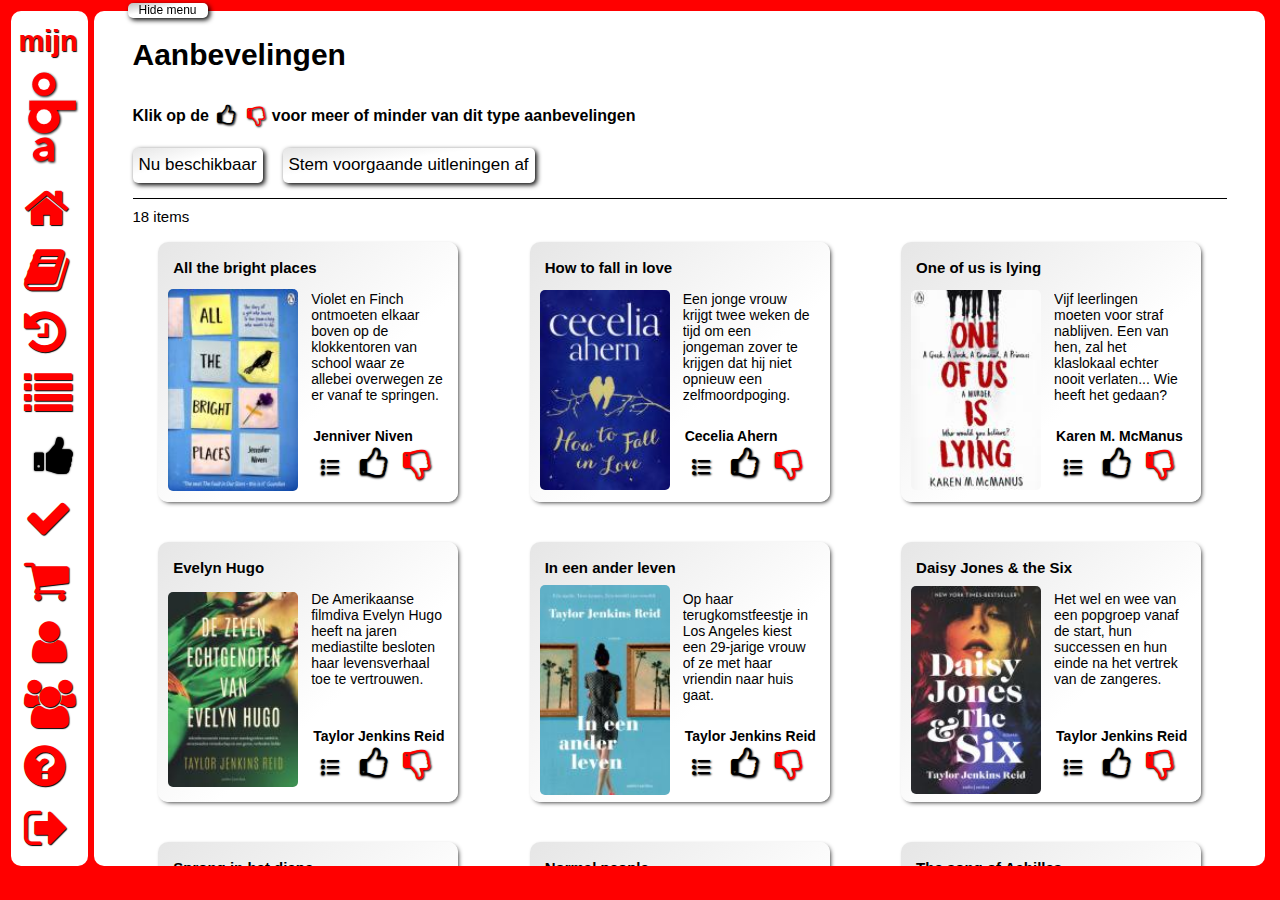
<file: index.html>
<!DOCTYPE html>
<html lang="nl">

<head>
    <meta charset="UTF-8">
    <meta http-equiv="X-UA-Compatible" content="IE=edge">
    <meta name="viewport" content="width=device-width, initial-scale=1.0">
    <link rel="stylesheet" href="styles/styles.css">
    <link rel="stylesheet"
        href="https://fonts.googleapis.com/css2?family=Material+Symbols+Outlined:opsz,wght,FILL,GRAD@20..48,100..700,0..1,-50..200" />
    <link rel="stylesheet" href="https://cdnjs.cloudflare.com/ajax/libs/font-awesome/4.7.0/css/font-awesome.min.css">
    <script src="script.js"></script>
    <title>Document</title>
</head>

<body>
    <div class="background">


        <nav class="container-sidebar" id="sidebar">
            <span id="mijn-logo">mijn</span>
            <a href="https://www.oba.nl/">
                <?xml version="1.0" encoding="utf-8"?>
                <svg id="svg1" viewBox="233.245 172.624 86.036 162.341" xmlns="http://www.w3.org/2000/svg"
                    xmlns:bx="https://boxy-svg.com">
                    <path style="stroke: var(--clr-red); stroke-width: 0.2px; fill: var(--clr-red);"
                        d="M 247.634 321.032 L 253.604 315.44 C 253.604 315.44 247.105 307.732 250.354 302.442 C 253.603 297.152 256.551 296.699 257.155 305.465 C 257.759 314.231 261.765 323.526 269.7 324.055 C 277.635 324.584 288.592 312.795 276.879 297.53 C 265.166 282.265 249.674 289.369 249.674 289.369 C 249.674 289.369 231.689 297.228 247.86 320.881"
                        transform="matrix(0, 1, -1, 0, 567.453781, 44.336441)" />
                    <circle style="stroke: var(--clr-red); stroke-width: 0.2px; fill: var(--clr-red);" cx="84" cy="50"
                        r="25" transform="matrix(0, 1, -1.08, 0, 316.450745, 169.108902)" bx:origin="0.5 0.5" />
                    <circle style="stroke: var(--clr-red); stroke-width: 0.2px; fill: var(--clr-red);" cx="220"
                        cy="263.939" r="20" transform="matrix(0, 1, -1, 0, 526.390259, -26.390755)"
                        bx:origin="0.5 0.5" />
                    <circle style="stroke: var(--clr-red); stroke-width: 0.2px; fill: var(--clr-white);" cx="220"
                        cy="263.939" r="10" transform="matrix(0, 1, -1, 0, 526.390259, -26.390755)"
                        bx:origin="0.5 0.5" />
                    <rect x="248.478" y="209.06" width="15.98" height="80.029"
                        style="stroke: var(--clr-red); stroke-width: 0.2px; fill: var(--clr-red);"
                        transform="matrix(0, 1, -1, 0, 526.390259, -26.390755)" />
                    <circle style="stroke: var(--clr-red); stroke-width: 0.2px; fill: var(--clr-white);" cx="276"
                        cy="263.939" r="13" transform="matrix(0, 1, -1, 0, 526.390259, -26.390755)"
                        bx:origin="0.5 0.5" />
                    <rect x="328.523" y="246.718" width="24.258" height="9.748"
                        style="stroke: var(--clr-red); stroke-width: 0.2px; fill: var(--clr-red);"
                        transform="matrix(0, 1, -1, 0, 526.390259, -26.390755)" />
                    <path style="stroke-width: 0.2px; fill: var(--clr-white); stroke: var(--clr-red);"
                        d="M 258.14 306.509 C 262.574 306.056 264.822 307.294 266.031 310.569 C 267.323 314.069 266.999 317.119 265.048 319.713 C 262.925 322.536 258.381 321.058 257.643 315.966 C 257.125 312.39 256.506 306.595 258.157 306.509"
                        transform="matrix(0, 1, -1, 0, 575.718979, 51.827805)" />
                </svg>
            </a>
            <a href="#"><i id="sidebar-icons-items" class="fa fa-home" aria-hidden="true"><span
                        class="menu-text">
                    &nbsp;&nbsp;&nbsp;Home</span></i></a>
            <a href="#"><i id="sidebar-icons-items" class="fa fa-book" aria-hidden="true"><span
                        class="menu-text-br">&nbsp;&nbsp;&nbsp;&nbsp;Uitleningen<br>&nbsp;&nbsp;&nbsp;&nbsp;Verlengen</span></i></a>
            <a href="#"><i id="sidebar-icons-items" class="fa fa-history" aria-hidden="true"><span class="menu-text">
                        &nbsp;&nbsp;&nbsp;&nbsp;Geschiedenis</span></i></a>
            <a href="#"><i id="sidebar-icons-items" class="fa fa-list" aria-hidden="true"><span class="menu-text">
                        &nbsp;&nbsp;&nbsp;Mijn lijst</span></i></a>
            <a href="#"><i id="sidebar-icons-items-current" class="fa fa-thumbs-up" aria-hidden="true"><span
                        class="menu-text-current">&nbsp;&nbsp;&nbsp;&nbsp;Aanbevelingen</span></i></a>
            <a href="#"><i id="sidebar-icons-items" class="fa fa-check" aria-hidden="true"><span class="menu-text">
                        &nbsp;&nbsp;&nbsp;Reservaties</span></i></a>
            <a href="#"><i id="sidebar-icons-items" class="fa fa-shopping-cart" aria-hidden="true"><span
                        class="menu-text"> &nbsp;&nbsp;&nbsp;Betalingen</span></i></a>
            <a href="#">&nbsp;&nbsp;<i id="sidebar-icons-items" class="fa fa-user" aria-hidden="true"><span
                        class="menu-text-br">&nbsp;&nbsp;&nbsp;&nbsp;Persoonlijk<br>&nbsp;&nbsp;&nbsp;&nbsp;informatie</span></i></a>
            <a href="#"><i id="sidebar-icons-items" class="fa fa-users" aria-hidden="true"><span
                        class="menu-text-br">&nbsp;&nbsp;&nbsp;Gerelateerde<br>&nbsp;&nbsp;&nbsp;gebruikers</span></i></a>
            <a href="#"><i id="sidebar-icons-items" class="fa fa-question-circle" aria-hidden="true"><span
                        class="menu-text"> &nbsp;&nbsp;&nbsp;&nbsp;Vragen</span></i></a>
            <a href="#"><i id="sidebar-icons-items" class="fa fa-sign-out" aria-hidden="true"><span class="menu-text">
                        &nbsp;&nbsp;&nbsp;Uitloggen</span></i></a>
        </nav>
        <main class="container-big" id="menu-hide">
            <button onclick="menu_hide_show('sidebar');toggle_sidebar_button('hide-menu')" id="hide-menu">Hide
                menu</button>
            <header id="h-1">Aanbevelingen<span id="target2"> afstemmen</span></header>

            <h2 id="target-h2-first">Klik op de <span id="caption-symbols-up"
                    class="fa fa-thumbs-o-up fa-lg"></span><span id="caption-symbols-down"
                    class="fa fa-thumbs-o-down fa-lg"></span> voor meer of minder <br id="h2media"> van dit type aanbevelingen
            </h2>

            <h2 id="target-h2-second">Klik op <span id="caption-symbol-cancel"
                    class="material-symbols-outlined">cancel</span> om aanbevelingen voor <br id="h2media"> desbetreffende titels uit te
                zetten
            </h2>

            <button onclick="menu('drop-down');toggle_style('beschikbaar')"
                id="beschikbaar" class="nu-beschikbaar">Nu beschikbaar
            </button>

            <button
                onclick="toggle_sort('gesorteerd-items');toggle_style_gone('beschikbaar');menu_gone('drop-down');toggle_visibility('target');toggle_h1('target2'); toggle_text('stem-af');toggle_style('stem-af');toggle_h2_1('target-h2-first');toggle_h2_2('target-h2-second')"
                id="stem-af" class="button1-state1">Stem<span id="button2media"> voorgaande uitleningen</span> af
            </button>
            <h6 id="aantal-items">18 items</h6>
            <h6 id="gesorteerd-items">• &nbsp;&nbsp;Oud-Nieuw</h6>
            <hr>
            <div id="drop-down">
                <ul class="list-plaatsen">
                    <li><input type="checkbox">Oosterdok</label></li>
                    <li><input type="checkbox">Banne</li>
                    <li><input type="checkbox">Molenwijk</li>
                    <li><input type="checkbox">Van der Pek</li>
                    <li><input type="checkbox">Waterlandplein</li>
                    <li><input type="checkbox">Ijburg</li>
                    <li><input type="checkbox">Javaplein</li>
                    <li><input type="checkbox">Linnaeus</li>
                    <li><input type="checkbox">Diemen</li>
                    <li><input type="checkbox">Duivendrecht</li>
                    <li><input type="checkbox">Ouderkerk</li>
                    <li><input type="checkbox">Weesp</li>
                    <li><input type="checkbox">Reigerbos</li>
                    <li><input type="checkbox">Bijlmerplein</li>
                    <li><input type="checkbox">Buitenveldert</li>
                    <li><input type="checkbox">CC Amstel</li>
                    <li><input type="checkbox">Olympisch Kwartier</li>
                    <li><input type="checkbox">Roelof Hartplein</li>
                    <li><input type="checkbox">Bos en Lommer</li>
                    <li><input type="checkbox">De Hallen</li>
                    <li><input type="checkbox">Mercatorplein</li>
                    <li><input type="checkbox">Spaarndammerbuurt</li>
                    <li><input type="checkbox">Staatsliedenbuurt</li>
                    <li><input type="checkbox">Geuzenveld</li>
                    <li><input type="checkbox">Osdorp</li>
                    <li><input type="checkbox">Slotermeer</li>
                    <li><input type="checkbox">Postjesweg</li>
                </ul>
            </div>
            <ul class="container-books">

                <li id="container-gone-1" class="container-book-individual"><a href="https://www.youtube.nl/"
                        target="_blank">
                        <h5 class="book-name">All the bright places</h5><img src="assets/Book1.jfif"
                            alt="All the bright places">
                    </a>
                        <p class="text">Violet en Finch ontmoeten elkaar boven op de klokkentoren van school waar
                            ze
                            allebei overwegen ze er vanaf te springen.</p>
                        <div class="text-icons"><button onclick="toggle_list('list-icon-1')" id="list-icon-1"
                                class="material-symbols-outlined">format_list_bulleted</button>

                            <button
                                onclick="toggle_thumbs_up_2comes('thumbs-up-button-filled-1');toggle_thumbs_up_1goes('thumbs-up-button-1')"
                                id="thumbs-up-button-1" class="fa fa-thumbs-o-up fa-2x"></button><button
                                onclick="toggle_thumbs_up_1comes('thumbs-up-button-1');toggle_thumbs_up_2goes('thumbs-up-button-filled-1')"
                                id="thumbs-up-button-filled-1" class="fa fa-thumbs-up fa-2x"></button>

                            <button
                                onclick="setTimeout(book_individual_gone, 800, 'container-gone-1');book_individual('container-gone-1');toggle_thumbs_down_2comes('thumbs-down-button-filled-1');toggle_thumbs_down_1goes('thumbs-down-button-1')"
                                id="thumbs-down-button-1" class="fa fa-thumbs-o-down fa-2x"></button><button
                                onclick="toggle_thumbs_down_1comes('thumbs-down-button-1');toggle_thumbs_down_2goes('thumbs-down-button-filled-1')"
                                id="thumbs-down-button-filled-1" class="fa fa-thumbs-down fa-2x"></button>
                        </div>
                    <h6 class="auteur">Jenniver Niven</h6>
                </li>



                <li id="container-gone-2" class="container-book-individual"><a href="https://www.youtube.nl/"
                        target="_blank">
                        <h5 class="book-name">How to fall in love</h5><img src="assets/book2.jfif"
                            alt="How to fall in love">
                    </a>
                        <p class="text">Een jonge vrouw krijgt twee weken de tijd om een jongeman
                            zover
                            te krijgen dat hij niet opnieuw een zelfmoordpoging.
                        </p>
                        <div class="text-icons"><button onclick="toggle_list('list-icon-2')" id="list-icon-2"
                                class="material-symbols-outlined">format_list_bulleted</button>

                            <button
                                onclick="toggle_thumbs_up_2comes('thumbs-up-button-filled-2');toggle_thumbs_up_1goes('thumbs-up-button-2')"
                                id="thumbs-up-button-2" class="fa fa-thumbs-o-up fa-2x"></button><button
                                onclick="toggle_thumbs_up_1comes('thumbs-up-button-2');toggle_thumbs_up_2goes('thumbs-up-button-filled-2')"
                                id="thumbs-up-button-filled-2" class="fa fa-thumbs-up fa-2x"></button>

                            <button
                                onclick="setTimeout(book_individual_gone, 800, 'container-gone-2');book_individual('container-gone-2');toggle_thumbs_down_2comes('thumbs-down-button-filled-2');toggle_thumbs_down_1goes('thumbs-down-button-2')"
                                id="thumbs-down-button-2" class="fa fa-thumbs-o-down fa-2x"></button><button
                                onclick="toggle_thumbs_down_1comes('thumbs-down-button-2');toggle_thumbs_down_2goes('thumbs-down-button-filled-2')"
                                id="thumbs-down-button-filled-2" class="fa fa-thumbs-down fa-2x"></button>
                        </div>
                    <h6 class="auteur">Cecelia Ahern</h6>
                </li>



                <li id="container-gone-3" class="container-book-individual"><a href="https://www.youtube.nl/"
                        target="_blank">
                        <h5 class="book-name">One of us is lying</h5><img src="assets/book3.jfif"
                            alt="One of us is lying">
                    </a>
                        <p class="text">Vijf leerlingen moeten voor straf nablijven. Een van hen, zal het
                            klaslokaal
                            echter nooit verlaten... Wie heeft het gedaan?</p>
                        <div class="text-icons"><button onclick="toggle_list('list-icon-3')" id="list-icon-3"
                                class="material-symbols-outlined">format_list_bulleted</button>

                            <button
                                onclick="toggle_thumbs_up_2comes('thumbs-up-button-filled-3');toggle_thumbs_up_1goes('thumbs-up-button-3')"
                                id="thumbs-up-button-3" class="fa fa-thumbs-o-up fa-2x"></button><button
                                onclick="toggle_thumbs_up_1comes('thumbs-up-button-3');toggle_thumbs_up_2goes('thumbs-up-button-filled-3')"
                                id="thumbs-up-button-filled-3" class="fa fa-thumbs-up fa-2x"></button>

                            <button
                                onclick="setTimeout(book_individual_gone, 800, 'container-gone-3');book_individual('container-gone-3');toggle_thumbs_down_2comes('thumbs-down-button-filled-3');toggle_thumbs_down_1goes('thumbs-down-button-3')"
                                id="thumbs-down-button-3" class="fa fa-thumbs-o-down fa-2x"></button><button
                                onclick="toggle_thumbs_down_1comes('thumbs-down-button-3');toggle_thumbs_down_2goes('thumbs-down-button-filled-3')"
                                id="thumbs-down-button-filled-3" class="fa fa-thumbs-down fa-2x"></button>
                        </div>
                    <h6 class="auteur">Karen M. McManus</h6>
                </li>



                <li id="container-gone-4" class="container-book-individual"><a href="https://www.youtube.nl/"
                        target="_blank">
                        <h5 class="book-name">Evelyn Hugo</h5><img src="assets/book4.jfif" alt="bookname">
                    </a>
                        <p class="text">De Amerikaanse filmdiva Evelyn Hugo heeft na jaren mediastilte besloten haar
                            levensverhaal toe te vertrouwen.</p>
                        <div class="text-icons"><button onclick="toggle_list('list-icon-4')" id="list-icon-4"
                                class="material-symbols-outlined">format_list_bulleted</button>

                            <button
                                onclick="toggle_thumbs_up_2comes('thumbs-up-button-filled-4');toggle_thumbs_up_1goes('thumbs-up-button-4')"
                                id="thumbs-up-button-4" class="fa fa-thumbs-o-up fa-2x"></button><button
                                onclick="toggle_thumbs_up_1comes('thumbs-up-button-4');toggle_thumbs_up_2goes('thumbs-up-button-filled-4')"
                                id="thumbs-up-button-filled-4" class="fa fa-thumbs-up fa-2x"></button>

                            <button
                                onclick="setTimeout(book_individual_gone, 800, 'container-gone-4');book_individual('container-gone-4');toggle_thumbs_down_2comes('thumbs-down-button-filled-4');toggle_thumbs_down_1goes('thumbs-down-button-4')"
                                id="thumbs-down-button-4" class="fa fa-thumbs-o-down fa-2x"></button><button
                                onclick="toggle_thumbs_down_1comes('thumbs-down-button-4');toggle_thumbs_down_2goes('thumbs-down-button-filled-4')"
                                id="thumbs-down-button-filled-4" class="fa fa-thumbs-down fa-2x"></button>
                        </div>
                    <h6 class="auteur">Taylor Jenkins Reid</h6>
                </li>



                <li id="container-gone-5" class="container-book-individual"><a href="https://www.youtube.nl/"
                        target="_blank">
                        <h5 class="book-name">In een ander leven</h5><img src="assets/book5.jfif" alt="bookname">
                    </a>
                        <p class="text">Op haar terugkomstfeestje in Los Angeles kiest een 29-jarige vrouw of ze met
                            haar vriendin naar huis gaat.
                        <div class="text-icons"><button onclick="toggle_list('list-icon-5')" id="list-icon-5"
                                class="material-symbols-outlined">format_list_bulleted</button>

                            <button
                                onclick="toggle_thumbs_up_2comes('thumbs-up-button-filled-5');toggle_thumbs_up_1goes('thumbs-up-button-5')"
                                id="thumbs-up-button-5" class="fa fa-thumbs-o-up fa-2x"></button><button
                                onclick="toggle_thumbs_up_1comes('thumbs-up-button-5');toggle_thumbs_up_2goes('thumbs-up-button-filled-5')"
                                id="thumbs-up-button-filled-5" class="fa fa-thumbs-up fa-2x"></button>

                            <button
                                onclick="setTimeout(book_individual_gone, 800, 'container-gone-5');book_individual('container-gone-5');toggle_thumbs_down_2comes('thumbs-down-button-filled-5');toggle_thumbs_down_1goes('thumbs-down-button-5')"
                                id="thumbs-down-button-5" class="fa fa-thumbs-o-down fa-2x"></button><button
                                onclick="toggle_thumbs_down_1comes('thumbs-down-button-5');toggle_thumbs_down_2goes('thumbs-down-button-filled-5')"
                                id="thumbs-down-button-filled-5" class="fa fa-thumbs-down fa-2x"></button>
                        </div>
                    <h6 class="auteur">Taylor Jenkins Reid</h6>
                </li>



                <li id="container-gone-6" class="container-book-individual"><a href="https://www.youtube.nl/"
                        target="_blank">
                        <h5 class="book-name">Daisy Jones & the Six</h5><img src="assets/book6.jfif" alt="bookname">
                    </a>
                        <p class="text">Het wel en wee van een popgroep vanaf de start, hun successen
                         en hun einde na het vertrek van de zangeres.
                        </p>
                        <div class="text-icons"><button onclick="toggle_list('list-icon-6')" id="list-icon-6"
                                class="material-symbols-outlined">format_list_bulleted</button>

                            <button
                                onclick="toggle_thumbs_up_2comes('thumbs-up-button-filled-6');toggle_thumbs_up_1goes('thumbs-up-button-6')"
                                id="thumbs-up-button-6" class="fa fa-thumbs-o-up fa-2x"></button><button
                                onclick="toggle_thumbs_up_1comes('thumbs-up-button-6');toggle_thumbs_up_2goes('thumbs-up-button-filled-6')"
                                id="thumbs-up-button-filled-6" class="fa fa-thumbs-up fa-2x"></button>

                            <button
                                onclick="setTimeout(book_individual_gone, 800, 'container-gone-6');book_individual('container-gone-6');toggle_thumbs_down_2comes('thumbs-down-button-filled-6');toggle_thumbs_down_1goes('thumbs-down-button-6')"
                                id="thumbs-down-button-6" class="fa fa-thumbs-o-down fa-2x"></button><button
                                onclick="toggle_thumbs_down_1comes('thumbs-down-button-6');toggle_thumbs_down_2goes('thumbs-down-button-filled-6')"
                                id="thumbs-down-button-filled-6" class="fa fa-thumbs-down fa-2x"></button>
                        </div>
                    <h6 class="auteur">Taylor Jenkins Reid</h6>
                </li>



                <li id="container-gone-7" class="container-book-individual"><a href="https://www.youtube.nl/"
                        target="_blank">
                        <h5 class="book-name">Sprong in het diepe</h5><img src="assets/book7.jfif" alt="bookname">
                    </a>
                        <p class="text">Wanneer een jonge vrouw haar baan verliest, vertrekt zij naar Duitsland waar zij de man van haar dromen ontmoet.
                        </p>
                        <div class="text-icons"><button onclick="toggle_list('list-icon-7')" id="list-icon-7"
                                class="material-symbols-outlined">format_list_bulleted</button>

                            <button
                                onclick="toggle_thumbs_up_2comes('thumbs-up-button-filled-7');toggle_thumbs_up_1goes('thumbs-up-button-7')"
                                id="thumbs-up-button-7" class="fa fa-thumbs-o-up fa-2x"></button><button
                                onclick="toggle_thumbs_up_1comes('thumbs-up-button-7');toggle_thumbs_up_2goes('thumbs-up-button-filled-7')"
                                id="thumbs-up-button-filled-7" class="fa fa-thumbs-up fa-2x"></button>

                            <button
                                onclick="setTimeout(book_individual_gone, 800, 'container-gone-7');book_individual('container-gone-7');toggle_thumbs_down_2comes('thumbs-down-button-filled-7');toggle_thumbs_down_1goes('thumbs-down-button-7')"
                                id="thumbs-down-button-7" class="fa fa-thumbs-o-down fa-2x"></button><button
                                onclick="toggle_thumbs_down_1comes('thumbs-down-button-7');toggle_thumbs_down_2goes('thumbs-down-button-filled-7')"
                                id="thumbs-down-button-filled-7" class="fa fa-thumbs-down fa-2x"></button>
                        </div>
                    <h6 class="auteur">Tamara Haagmans</h6>
                </li>



                <li id="container-gone-8" class="container-book-individual"><a href="https://www.youtube.nl/"
                        target="_blank">
                        <h5 class="book-name">Normal people</h5><img src="assets/book8.jfif" alt="bookname">
                    </a>
                        <p class="text">De relatie van een Ierse jongen met zijn klasgenote loopt anders dan zij had
                            gehoopt omdat hij niet 100% voor haar kiest.
                        </p>
                        <div class="text-icons"><button onclick="toggle_list('list-icon-8')" id="list-icon-8"
                                class="material-symbols-outlined">format_list_bulleted</button>

                            <button
                                onclick="toggle_thumbs_up_2comes('thumbs-up-button-filled-8');toggle_thumbs_up_1goes('thumbs-up-button-8')"
                                id="thumbs-up-button-8" class="fa fa-thumbs-o-up fa-2x"></button><button
                                onclick="toggle_thumbs_up_1comes('thumbs-up-button-8');toggle_thumbs_up_2goes('thumbs-up-button-filled-8')"
                                id="thumbs-up-button-filled-8" class="fa fa-thumbs-up fa-2x"></button>

                            <button
                                onclick="setTimeout(book_individual_gone, 800, 'container-gone-8');book_individual('container-gone-8');toggle_thumbs_down_2comes('thumbs-down-button-filled-8');toggle_thumbs_down_1goes('thumbs-down-button-8')"
                                id="thumbs-down-button-8" class="fa fa-thumbs-o-down fa-2x"></button><button
                                onclick="toggle_thumbs_down_1comes('thumbs-down-button-8');toggle_thumbs_down_2goes('thumbs-down-button-filled-8')"
                                id="thumbs-down-button-filled-8" class="fa fa-thumbs-down fa-2x"></button>
                        </div>
                    <h6 class="auteur">Sally Rooney</h6>
                </li>



                <li id="container-gone-9" class="container-book-individual"><a href="https://www.youtube.nl/"
                        target="_blank">
                        <h5 class="book-name">The song of Achilles</h5><img src="assets/book9.jfif" alt="bookname">
                    </a>
                        <p class="text">De Griekse mythologische held Achilles vat een vriendschap op voor
                            een jongeling die door zijn vader op 12-jarige leeftijd.
                        </p>
                        <div class="text-icons"><button onclick="toggle_list('list-icon-9')" id="list-icon-9"
                                class="material-symbols-outlined">format_list_bulleted</button>

                            <button
                                onclick="toggle_thumbs_up_2comes('thumbs-up-button-filled-9');toggle_thumbs_up_1goes('thumbs-up-button-9')"
                                id="thumbs-up-button-9" class="fa fa-thumbs-o-up fa-2x"></button><button
                                onclick="toggle_thumbs_up_1comes('thumbs-up-button-9');toggle_thumbs_up_2goes('thumbs-up-button-filled-9')"
                                id="thumbs-up-button-filled-9" class="fa fa-thumbs-up fa-2x"></button>

                            <button
                                onclick="setTimeout(book_individual_gone, 800, 'container-gone-9');book_individual('container-gone-9');toggle_thumbs_down_2comes('thumbs-down-button-filled-9');toggle_thumbs_down_1goes('thumbs-down-button-9')"
                                id="thumbs-down-button-9" class="fa fa-thumbs-o-down fa-2x"></button><button
                                onclick="toggle_thumbs_down_1comes('thumbs-down-button-9');toggle_thumbs_down_2goes('thumbs-down-button-filled-9')"
                                id="thumbs-down-button-filled-9" class="fa fa-thumbs-down fa-2x"></button>
                        </div>
                    <h6 class="auteur">Madeleine Miller</h6>
                </li>



                <li id="container-gone-10" class="container-book-individual"><a href="https://www.youtube.nl/"
                        target="_blank">
                        <h5 class="book-name">Een daad van liefde</h5><img src="assets/book10.jfif" alt="bookname">
                    </a>
                        <p class="text">Frankrijk. Nadat ze het door oorlog verwoeste Polen moesten ontvluchten,
                            vindt Sara onderdak in een prachtig.
                        </p>
                        <div class="text-icons"><button onclick="toggle_list('list-icon-10')" id="list-icon-10"
                                class="material-symbols-outlined">format_list_bulleted</button>

                            <button
                                onclick="toggle_thumbs_up_2comes('thumbs-up-button-filled-10');toggle_thumbs_up_1goes('thumbs-up-button-10')"
                                id="thumbs-up-button-10" class="fa fa-thumbs-o-up fa-2x"></button><button
                                onclick="toggle_thumbs_up_1comes('thumbs-up-button-10');toggle_thumbs_up_2goes('thumbs-up-button-filled-10')"
                                id="thumbs-up-button-filled-10" class="fa fa-thumbs-up fa-2x"></button>

                            <button
                                onclick="setTimeout(book_individual_gone, 800, 'container-gone-10');book_individual('container-gone-10');toggle_thumbs_down_2comes('thumbs-down-button-filled-10');toggle_thumbs_down_1goes('thumbs-down-button-10')"
                                id="thumbs-down-button-10" class="fa fa-thumbs-o-down fa-2x"></button><button
                                onclick="toggle_thumbs_down_1comes('thumbs-down-button-10');toggle_thumbs_down_2goes('thumbs-down-button-filled-10')"
                                id="thumbs-down-button-filled-10" class="fa fa-thumbs-down fa-2x"></button>
                        </div>
                    <h6 class="auteur">Carol Drinkwater</h6>
                </li>



                <li id="container-gone-11" class="container-book-individual"><a href="https://www.youtube.nl/"
                        target="_blank">
                        <h5 class="book-name">Wat stilte wil</h5><img src="assets/book11.jfif" alt="bookname">
                    </a>
                        <p class="text">Zingen is Anna’s grote geluk. Zij heeft de stem, het talent en de ambitie, maar
                            een carrière als zangeres is voor een meisje.</p>
                        <div class="text-icons"><button onclick="toggle_list('list-icon-11')" id="list-icon-11"
                                class="material-symbols-outlined">format_list_bulleted</button>

                            <button
                                onclick="toggle_thumbs_up_2comes('thumbs-up-button-filled-11');toggle_thumbs_up_1goes('thumbs-up-button-11')"
                                id="thumbs-up-button-11" class="fa fa-thumbs-o-up fa-2x"></button><button
                                onclick="toggle_thumbs_up_1comes('thumbs-up-button-11');toggle_thumbs_up_2goes('thumbs-up-button-filled-11')"
                                id="thumbs-up-button-filled-11" class="fa fa-thumbs-up fa-2x"></button>

                            <button
                                onclick="setTimeout(book_individual_gone, 800, 'container-gone-11');book_individual('container-gone-11');toggle_thumbs_down_2comes('thumbs-down-button-filled-11');toggle_thumbs_down_1goes('thumbs-down-button-11')"
                                id="thumbs-down-button-11" class="fa fa-thumbs-o-down fa-2x"></button><button
                                onclick="toggle_thumbs_down_1comes('thumbs-down-button-11');toggle_thumbs_down_2goes('thumbs-down-button-filled-11')"
                                id="thumbs-down-button-filled-11" class="fa fa-thumbs-down fa-2x"></button>
                        </div>
                    <h6 class="auteur">Arthur Japin</h6>
                </li>



                <li id="container-gone-12" class="container-book-individual"><a href="https://www.youtube.nl/"
                        target="_blank">
                        <h5 class="book-name">Lichtjaren beter</h5><img src="assets/book12.jfif" alt="bookname">
                    </a>
                        <p class="text">Een verhaal over jezelf heruitvinden, inspiratie, over levenslust, vriendschap,
                            en vooral over muziek.</p>
                        <div class="text-icons"><button onclick="toggle_list('list-icon-12')" id="list-icon-12"
                                class="material-symbols-outlined">format_list_bulleted</button>

                            <button
                                onclick="toggle_thumbs_up_2comes('thumbs-up-button-filled-12');toggle_thumbs_up_1goes('thumbs-up-button-12')"
                                id="thumbs-up-button-12" class="fa fa-thumbs-o-up fa-2x"></button><button
                                onclick="toggle_thumbs_up_1comes('thumbs-up-button-12');toggle_thumbs_up_2goes('thumbs-up-button-filled-12')"
                                id="thumbs-up-button-filled-12" class="fa fa-thumbs-up fa-2x"></button>

                            <button
                                onclick="setTimeout(book_individual_gone, 800, 'container-gone-12');book_individual('container-gone-12');toggle_thumbs_down_2comes('thumbs-down-button-filled-12');toggle_thumbs_down_1goes('thumbs-down-button-12')"
                                id="thumbs-down-button-12" class="fa fa-thumbs-o-down fa-2x"></button><button
                                onclick="toggle_thumbs_down_1comes('thumbs-down-button-12');toggle_thumbs_down_2goes('thumbs-down-button-filled-12')"
                                id="thumbs-down-button-filled-12" class="fa fa-thumbs-down fa-2x"></button>
                        </div>
                    <h6 class="auteur">Tim Knol</h6>
                </li>



                <li id="container-gone-13" class="container-book-individual"><a href="https://www.youtube.nl/"
                        target="_blank">
                        <h5 class="book-name">De prooi</h5><img src="assets/book13.jfif" alt="bookname">
                    </a>
                        <p class="text">Tijdens de koudste dagen van het jaar is een reddingsteam op de afgelegen
                            hoogvlakten van IJsland.</p>
                        <div class="text-icons"><button onclick="toggle_list('list-icon-13')" id="list-icon-13"
                                class="material-symbols-outlined">format_list_bulleted</button>

                            <button
                                onclick="toggle_thumbs_up_2comes('thumbs-up-button-filled-13');toggle_thumbs_up_1goes('thumbs-up-button-13')"
                                id="thumbs-up-button-13" class="fa fa-thumbs-o-up fa-2x"></button><button
                                onclick="toggle_thumbs_up_1comes('thumbs-up-button-13');toggle_thumbs_up_2goes('thumbs-up-button-filled-13')"
                                id="thumbs-up-button-filled-13" class="fa fa-thumbs-up fa-2x"></button>

                            <button
                                onclick="setTimeout(book_individual_gone, 800, 'container-gone-13');book_individual('container-gone-13');toggle_thumbs_down_2comes('thumbs-down-button-filled-13');toggle_thumbs_down_1goes('thumbs-down-button-13')"
                                id="thumbs-down-button-13" class="fa fa-thumbs-o-down fa-2x"></button><button
                                onclick="toggle_thumbs_down_1comes('thumbs-down-button-13');toggle_thumbs_down_2goes('thumbs-down-button-filled-13')"
                                id="thumbs-down-button-filled-13" class="fa fa-thumbs-down fa-2x"></button>
                        </div>
                    <h6 class="auteur">Yrsa Sigurðardóttir</h6>
                </li>



                <li id="container-gone-14" class="container-book-individual"><a href="https://www.youtube.nl/"
                        target="_blank">
                        <h5 class="book-name">Bore-out</h5><img src="assets/book14.jfif" alt="bookname">
                    </a>
                        <p class="text">Praktische adviezen en oefeningen voor zowel medewerkers als leidinggevenden
                            voor de aanpak van bore-out.
                        </p>
                        <div class="text-icons"><button onclick="toggle_list('list-icon-14')" id="list-icon-14"
                                class="material-symbols-outlined">format_list_bulleted</button>

                            <button
                                onclick="toggle_thumbs_up_2comes('thumbs-up-button-filled-14');toggle_thumbs_up_1goes('thumbs-up-button-14')"
                                id="thumbs-up-button-14" class="fa fa-thumbs-o-up fa-2x"></button><button
                                onclick="toggle_thumbs_up_1comes('thumbs-up-button-14');toggle_thumbs_up_2goes('thumbs-up-button-filled-14')"
                                id="thumbs-up-button-filled-14" class="fa fa-thumbs-up fa-2x"></button>

                            <button
                                onclick="setTimeout(book_individual_gone, 800, 'container-gone-14');book_individual('container-gone-14');toggle_thumbs_down_2comes('thumbs-down-button-filled-14');toggle_thumbs_down_1goes('thumbs-down-button-14')"
                                id="thumbs-down-button-14" class="fa fa-thumbs-o-down fa-2x"></button><button
                                onclick="toggle_thumbs_down_1comes('thumbs-down-button-14');toggle_thumbs_down_2goes('thumbs-down-button-filled-14')"
                                id="thumbs-down-button-filled-14" class="fa fa-thumbs-down fa-2x"></button>
                        </div>
                    <h6 class="auteur">Marjo Crombach</h6>
                </li>



                <li id="container-gone-15" class="container-book-individual"><a href="https://www.youtube.nl/"
                        target="_blank">
                        <h5 class="book-name">Operatie Raaf</h5><img src="assets/book15.jfif" alt="bookname">
                    </a>
                        <p class="text">In deze spannende reconstructie doen Geert-Jan en Carry Knoops verslag van de
                            juridische strijd die zij jarenlang.</p>
                        <div class="text-icons"><button onclick="toggle_list('list-icon-15')" id="list-icon-15"
                                class="material-symbols-outlined">format_list_bulleted</button>

                            <button
                                onclick="toggle_thumbs_up_2comes('thumbs-up-button-filled-15');toggle_thumbs_up_1goes('thumbs-up-button-15')"
                                id="thumbs-up-button-15" class="fa fa-thumbs-o-up fa-2x"></button><button
                                onclick="toggle_thumbs_up_1comes('thumbs-up-button-15');toggle_thumbs_up_2goes('thumbs-up-button-filled-15')"
                                id="thumbs-up-button-filled-15" class="fa fa-thumbs-up fa-2x"></button>

                            <button
                                onclick="setTimeout(book_individual_gone, 800, 'container-gone-15');book_individual('container-gone-15');toggle_thumbs_down_2comes('thumbs-down-button-filled-15');toggle_thumbs_down_1goes('thumbs-down-button-15')"
                                id="thumbs-down-button-15" class="fa fa-thumbs-o-down fa-2x"></button><button
                                onclick="toggle_thumbs_down_1comes('thumbs-down-button-15');toggle_thumbs_down_2goes('thumbs-down-button-filled-15')"
                                id="thumbs-down-button-filled-15" class="fa fa-thumbs-down fa-2x"></button>
                        </div>
                    <h6 class="auteur">Geert-Jan</h6>
                </li>



                <li id="container-gone-16" class="container-book-individual"><a href="https://www.youtube.nl/"
                        target="_blank">
                        <h5 class="book-name">Recitatief</h5><img src="assets/book16.jfif" alt="bookname">
                    </a>
                        <p class="text">An Anthology of African American Women, an anthology edited by Amiri Baraka and
                            Amina Baraka.</p>
                        <div class="text-icons"><button onclick="toggle_list('list-icon-16')" id="list-icon-16"
                                class="material-symbols-outlined">format_list_bulleted</button>

                            <button
                                onclick="toggle_thumbs_up_2comes('thumbs-up-button-filled-16');toggle_thumbs_up_1goes('thumbs-up-button-16')"
                                id="thumbs-up-button-16" class="fa fa-thumbs-o-up fa-2x"></button><button
                                onclick="toggle_thumbs_up_1comes('thumbs-up-button-16');toggle_thumbs_up_2goes('thumbs-up-button-filled-16')"
                                id="thumbs-up-button-filled-16" class="fa fa-thumbs-up fa-2x"></button>

                            <button
                                onclick="setTimeout(book_individual_gone, 800, 'container-gone-16');book_individual('container-gone-16');toggle_thumbs_down_2comes('thumbs-down-button-filled-16');toggle_thumbs_down_1goes('thumbs-down-button-16')"
                                id="thumbs-down-button-16" class="fa fa-thumbs-o-down fa-2x"></button><button
                                onclick="toggle_thumbs_down_1comes('thumbs-down-button-16');toggle_thumbs_down_2goes('thumbs-down-button-filled-16')"
                                id="thumbs-down-button-filled-16" class="fa fa-thumbs-down fa-2x"></button>
                        </div>
                    <h6 class="auteur">Toni Morrison</h6>
                </li>



                <li id="container-gone-17" class="container-book-individual"><a href="https://www.youtube.nl/"
                        target="_blank">
                        <h5 class="book-name">Terug naar Insulinde</h5><img src="assets/book17.jfif" alt="bookname">
                    </a>
                        <p class="text">Een indringende roman over familie, loyaliteit, liefde en hoop in tijden van
                            oorlog.</p>
                        <div class="text-icons"><button onclick="toggle_list('list-icon-17')" id="list-icon-17"
                                class="material-symbols-outlined">format_list_bulleted</button>

                            <button
                                onclick="toggle_thumbs_up_2comes('thumbs-up-button-filled-17');toggle_thumbs_up_1goes('thumbs-up-button-17')"
                                id="thumbs-up-button-17" class="fa fa-thumbs-o-up fa-2x"></button><button
                                onclick="toggle_thumbs_up_1comes('thumbs-up-button-17');toggle_thumbs_up_2goes('thumbs-up-button-filled-17')"
                                id="thumbs-up-button-filled-17" class="fa fa-thumbs-up fa-2x"></button>

                            <button
                                onclick="setTimeout(book_individual_gone, 800, 'container-gone-17');book_individual('container-gone-17');toggle_thumbs_down_2comes('thumbs-down-button-filled-17');toggle_thumbs_down_1goes('thumbs-down-button-17')"
                                id="thumbs-down-button-17" class="fa fa-thumbs-o-down fa-2x"></button><button
                                onclick="toggle_thumbs_down_1comes('thumbs-down-button-17');toggle_thumbs_down_2goes('thumbs-down-button-filled-17')"
                                id="thumbs-down-button-filled-17" class="fa fa-thumbs-down fa-2x"></button>
                        </div>
                    <h6 class="auteur">Elle van Rijn</h6>
                </li>



                <li id="container-gone-18" class="container-book-individual"><a href="https://www.youtube.nl/"
                        target="_blank">
                        <h5 class="book-name">Componist Foltýn</h5><img src="assets/book18.jfif" alt="bookname">
                    </a>
                        <p class="text">Diverse personages geven elk hun kijk op Bedrich Foltýn, een mislukt componist
                            die zichzelf geniaal vindt.
                        </p>
                        <div class="text-icons"><button onclick="toggle_list('list-icon-18')" id="list-icon-18"
                                class="material-symbols-outlined">format_list_bulleted</button>

                            <button
                                onclick="toggle_thumbs_up_2comes('thumbs-up-button-filled-18');toggle_thumbs_up_1goes('thumbs-up-button-18')"
                                id="thumbs-up-button-18" class="fa fa-thumbs-o-up fa-2x"></button><button
                                onclick="toggle_thumbs_up_1comes('thumbs-up-button-18');toggle_thumbs_up_2goes('thumbs-up-button-filled-18')"
                                id="thumbs-up-button-filled-18" class="fa fa-thumbs-up fa-2x"></button>

                            <button
                                onclick="setTimeout(book_individual_gone, 800, 'container-gone-18');book_individual('container-gone-18');toggle_thumbs_down_2comes('thumbs-down-button-filled-18');toggle_thumbs_down_1goes('thumbs-down-button-18')"
                                id="thumbs-down-button-18" class="fa fa-thumbs-o-down fa-2x"></button><button
                                onclick="toggle_thumbs_down_1comes('thumbs-down-button-18');toggle_thumbs_down_2goes('thumbs-down-button-filled-18')"
                                id="thumbs-down-button-filled-18" class="fa fa-thumbs-down fa-2x"></button>
                        </div>
                    <h6 class="auteur">Karel Čapek</h6>
                </li>
            </ul>




            <ul id="target" class="container-books2">

                <li id="toggle-book-1" class="container-book-individual"><a href="https://www.google.nl/" target="_blank">
                        <h5 class="book-name">Vind ik leuk?!</h5><img
                            src="assets/boek1.jfif" alt="bookname">
                    </a>
                    
                        <p class="text">Tori heeft een relatie waarin ze niet gelukkig is en wordt continu
                            geconfronteerd met leeftijdsgenoten die gaan trouwen.</p>
                    
                    <button onclick="toggle_individual('toggle-book-1')"
                        id="cancel-suggestion" class="material-symbols-outlined">cancel</button>
                    <h6 class="auteur2">Holly Bourne</h6>
                    <h6 class="datum">uitgeleend op <br> 02/10/2022</h6>

                </li>



                <li id="toggle-book-2" class="container-book-individual"><a href="https://www.google.nl/" target="_blank">
                        <h5 class="book-name">England, England</h5><img
                            src="assets/boek2.jfif" alt="How to fall in love">
                    </a>
                    
                        <p class="text">Kort na het jaar 2000 wordt het eiland Wight omgetoverd tot een gigantisch
                            Engels Madurodam.
                        </p>
                    
                    <button onclick="toggle_individual('toggle-book-2')" 
                        id="cancel-suggestion" class="material-symbols-outlined">cancel</button>
                    <h6 class="auteur2">Julian Barnes</h6>
                    <h6 class="datum">uitgeleend op <br> 02/10/2022</h6>

                </li>




                <li id="toggle-book-3" class="container-book-individual"><a href="https://www.google.nl/" target="_blank">
                        <h5 class="book-name">Het boek</h5><img
                                src="assets/boek3.jfif" alt="One of us is lying">
                    </a>
                    
                        <p class="text">Uit de lucht dwarrelen allemaal boeken naar beneden. Olifant vangt er een op en
                            kan niet
                            meer stoppen met lezen.</p>
                    
                    <button onclick="toggle_individual('toggle-book-3')"
                        id="cancel-suggestion" class="material-symbols-outlined">cancel</button>
                    <h6 class="auteur2">Marije Tolman</h6>
                    <h6 class="datum">uitgeleend op <br> 27/09/2022</h6>

                </li>




                <li id="toggle-book-4" class="container-book-individual"><a href="https://www.google.nl/" target="_blank">
                        <h5 class="book-name">Ouders!?!</h5><img
                                src="assets/boek4.jfif" alt="bookname">
                    </a>
                    
                        <p class="text">Sterre heeft haar vader sinds de scheiding van haar ouders al bijna twee jaar
                            niet meer
                            gezien.</p>
                    
                    <button onclick="toggle_individual('toggle-book-4')"
                        id="cancel-suggestion" class="material-symbols-outlined">cancel</button>
                    <h6 class="auteur2">Annemarie Bon</h6>
                    <h6 class="datum">uitgeleend op <br> 12/07/2022</h6>

                </li>




                <li id="toggle-book-5" class="container-book-individual"><a href="https://www.google.nl/" target="_blank">
                        <h5 class="book-name">De oorlogsbibliotheek </h5><img
                             src="assets/boek5.jfif" alt="bookname">
                    </a>
                    
                        <p class="text">Twee vrouwen. Eén geheim. Een waarheid om voor te vechten.</p>
                    
                    <button onclick="toggle_individual('toggle-book-5')"
                        id="cancel-suggestion" class="material-symbols-outlined">cancel</button>
                    <h6 class="auteur2">Addison Armstrong</h6>
                    <h6 class="datum">uitgeleend op <br> 12/07/2022</h6>

                </li>




                <li id="toggle-book-6" class="container-book-individual"><a href="https://www.google.nl/" target="_blank">
                        <h5 class="book-name">Verre vaders</h5><img
                                src="assets/boek6.jfif" alt="bookname">
                    </a>
                    
                        <p class="text">Memoires van de Italiaanse auteur2 (1925-2016), waarin ze haar bijzondere jeugd
                            beschrijft.
                        </p>
                    
                    <button onclick="toggle_individual('toggle-book-6')"
                        id="cancel-suggestion" class="material-symbols-outlined">cancel</button>
                    <h6 class="auteur2">Marina Jarre</h6>
                    <h6 class="datum">uitgeleend op <br> 26/02/2022</h6>

                </li>




                <li id="toggle-book-7" class="container-book-individual"><a href="https://www.google.nl/" target="_blank">
                        <h5 class="book-name">Get it done</h5><img
                                src="assets/boek7.jfif" alt="bookname">
                    </a>
                    
                        <p class="text">Hoe men met behulp van inzichten uit de motivatiewetenschap de eigen verlangens
                            kan
                            vaststellen.
                        </p>
                    
                    <button onclick="toggle_individual('toggle-book-7')"
                        id="cancel-suggestion" class="material-symbols-outlined">cancel</button>
                    <h6 class="auteur2">Ayelet Fishbach</h6>
                    <h6 class="datum">uitgeleend op <br> 30/12/2021</h6>

                </li>




                <li id="toggle-book-8" class="container-book-individual"><a href="https://www.google.nl/" target="_blank">
                        <h5 class="book-name">De gebeurtenis</h5><img
                                src="assets/boek8.jfif" alt="bookname">
                    </a>
                    
                        <p class="text">Een subtiel ingenieuze roman-in-verhalen van internationale allure.</p>
                    
                    <button onclick="toggle_individual('toggle-book-8')"
                        id="cancel-suggestion" class="material-symbols-outlined">cancel</button>
                    <h6 class="auteur2">Peter Terrin</h6>
                    <h6 class="datum">uitgeleend op <br> 03/07/2021</h6>

                </li>




                <li id="toggle-book-9" class="container-book-individual"><a href="https://www.google.nl/" target="_blank">
                        <h5 class="book-name">Wankel koninkrijk</h5><img
                                src="assets/boek9.jfif" alt="bookname">
                    </a>
                    
                        <p class="text">Persoonlijk verslag van de voormalig NOS-correspondent over de veranderingen in
                            het Verenigd
                            Koninkrijk sinds de Brexit.
                        </p>
                    
                    <button onclick="toggle_individual('toggle-book-9')"
                        id="cancel-suggestion" class="material-symbols-outlined">cancel</button>
                    <h6 class="auteur2">Tim de Wit</h6>
                    <h6 class="datum">uitgeleend op <br> 01/07/2021</h6>

                </li>




                <li id="toggle-book-10" class="container-book-individual"><a href="https://www.google.nl/" target="_blank">
                        <h5 class="book-name">Genki</h5><img
                                src="assets/boek10.jfif" alt="bookname">
                    </a>
                    
                        <p class="text">de 10 gouden regels uit Japan voor een gelukkig en zinvol leven</p>
                    
                    <button onclick="toggle_individual('toggle-book-10')"
                        id="cancel-suggestion" class="material-symbols-outlined">cancel</button>
                    <h6 class="auteur2">Nicolas Chauvat</h6>
                    <h6 class="datum">uitgeleend op <br> 18/06/2021</h6>

                </li>




                <li id="toggle-book-11" class="container-book-individual"><a href="https://www.google.nl/" target="_blank">
                        <h5 class="book-name">Moeder en zoon</h5><img
                                src="assets/boek11.jfif" alt="bookname">
                    </a>
                    
                        <p class="text">Een zoon neemt zijn moeder mee naar Sint-Petersburg om het schilderij 'De
                            terugkeer van de
                            verloren zoon' van Rembrandt te zien.
                        </p>
                    
                    <button onclick="toggle_individual('toggle-book-11')"
                        id="cancel-suggestion" class="material-symbols-outlined">cancel</button>
                    <h6 class="auteur2">Abdelkader Benali</h6>
                    <h6 class="datum">uitgeleend op <br> 10/06/2021</h6>

                </li>




                <li id="toggle-book-12" class="container-book-individual"><a href="https://www.google.nl/" target="_blank">
                        <h5 class="book-name">In de marge</h5><img
                                src="assets/boek12.jfif" alt="bookname">
                    </a>
                    
                        <p class="text">Biografische essays van de Italiaanse schrijfster (1943), met een inkijkje in
                            haar leven en
                            de oorsprong van haar literaire drang.
                        </p>
                    
                    <button onclick="toggle_individual('toggle-book-12')"
                        id="cancel-suggestion" class="material-symbols-outlined">cancel</button>
                    <h6 class="auteur2">Elana Ferrante</h6>
                    <h6 class="datum">uitgeleend op <br> 15/05/2021</h6>

                </li>




                <li id="toggle-book-13" class="container-book-individual"><a href="https://www.google.nl/" target="_blank">
                        <h5 class="book-name">School</h5><img
                                src="assets/boek13.jfif" alt="bookname">
                    </a>
                    
                        <p class="text">Zo'n 75 gedichten van 24 bekende kinderdichters over school. Ze gaan
                            bijvoorbeeld over
                            muziekles, zitten blijven en blozen.</p>
                    
                    <button onclick="toggle_individual('toggle-book-13')"
                        id="cancel-suggestion" class="material-symbols-outlined">cancel</button>
                    <h6 class="auteur2">Gerard B.</h6>
                    <h6 class="datum">uitgeleend op <br> 30/04/2021</h6>

                </li>




                <li id="toggle-book-14" class="container-book-individual"><a href="https://www.google.nl/" target="_blank">
                        <h5 class="book-name">Het huis</h5><img
                                src="assets/boek14.jfif" alt="bookname">
                    </a>
                    
                        <p class="text">Na haar ontslag vindt een zwangere, jonge vrouw nieuwe mogelijkheden om zich te
                            ontplooien.
                        </p>
                    
                    <button onclick="toggle_individual('toggle-book-14')"
                        id="cancel-suggestion" class="material-symbols-outlined">cancel</button>
                    <h6 class="auteur2">Olgo van der Meer</h6>
                    <h6 class="datum">uitgeleend op <br> 17/02/2021</h6>

                </li>




                <li id="toggle-book-15" class="container-book-individual"><a href="https://www.google.nl/" target="_blank">
                        <h5 class="book-name">Hallo hallo</h5><img
                                src="assets/boek15.jfif" alt="bookname">
                    </a>
                    
                        <p class="text">Ontdek de overeenkomsten en verschillen tussen bekende en onbekende dieren.
                            en tekst op rijm.</p>
                    
                    <button onclick="toggle_individual('toggle-book-15')"
                        id="cancel-suggestion" class="material-symbols-outlined">cancel</button>
                    <h6 class="auteur2">Brendan Wenzel</h6>
                    <h6 class="datum">uitgeleend op <br> 01/01/2021</h6>

                </li>




                <li id="toggle-book-16" class="container-book-individual"><a href="https://www.google.nl/" target="_blank">
                        <h5 class="book-name">Een liefde</h5><img
                                src="assets/boek16.jfif" alt="bookname">
                    </a>
                    
                        <p class="text">Vince is homoseksueel en op zoek naar echte liefde, maar dat lijkt moeilijk te
                            vinden in
                            Parijs.</p>
                    
                    <button onclick="toggle_individual('toggle-book-16')"
                        id="cancel-suggestion" class="material-symbols-outlined">cancel</button>
                    <h6 class="auteur2">Arnaud Cathrine</h6>
                    <h6 class="datum">uitgeleend op <br> 28/11/2020</h6>

                </li>




                <li id="toggle-book-17" class="container-book-individual"><a href="https://www.google.nl/" target="_blank">
                        <h5 class="book-name">De Oorlog</h5><img
                                src="assets/boek17.jfif" alt="bookname">
                    </a>
                    
                        <p class="text">Overzicht van de gebeurtenissen tijdens de Tweede Wereldoorlog in Nederland en
                            Nederlands-Indië.
                        </p>
                    
                    <button onclick="toggle_individual('toggle-book-17')"
                        id="cancel-suggestion" class="material-symbols-outlined">cancel</button>
                    <h6 class="auteur2">Ad van Liempt</h6>
                    <h6 class="datum">uitgeleend op <br> 02/10/2020</h6>

                </li>




                <li id="toggle-book-18" class="container-book-individual"><a href="https://www.google.nl/" target="_blank">
                        <h5 class="book-name">Social media voor senioren</h5><img
                             src="assets/boek18.jfif" alt="bookname">
                    </a>
                    
                        <p class="text">Stapsgewijze uitleg van sociale media zoals onder andere YouTube, Facebook en
                            Twitter; met
                            tips om veilig te internetten.
                        </p>
                    
                    <button onclick="toggle_individual('toggle-book-18')"
                        id="cancel-suggestion" class="material-symbols-outlined">cancel</button>
                    <h6 class="auteur2">Annet van Betuw</h6>
                    <h6 class="datum">uitgeleend op <br> 03/07/2020</h6>

                </li>

            </ul>



            
        </main>
    </div>

</body>

</html>
</file>
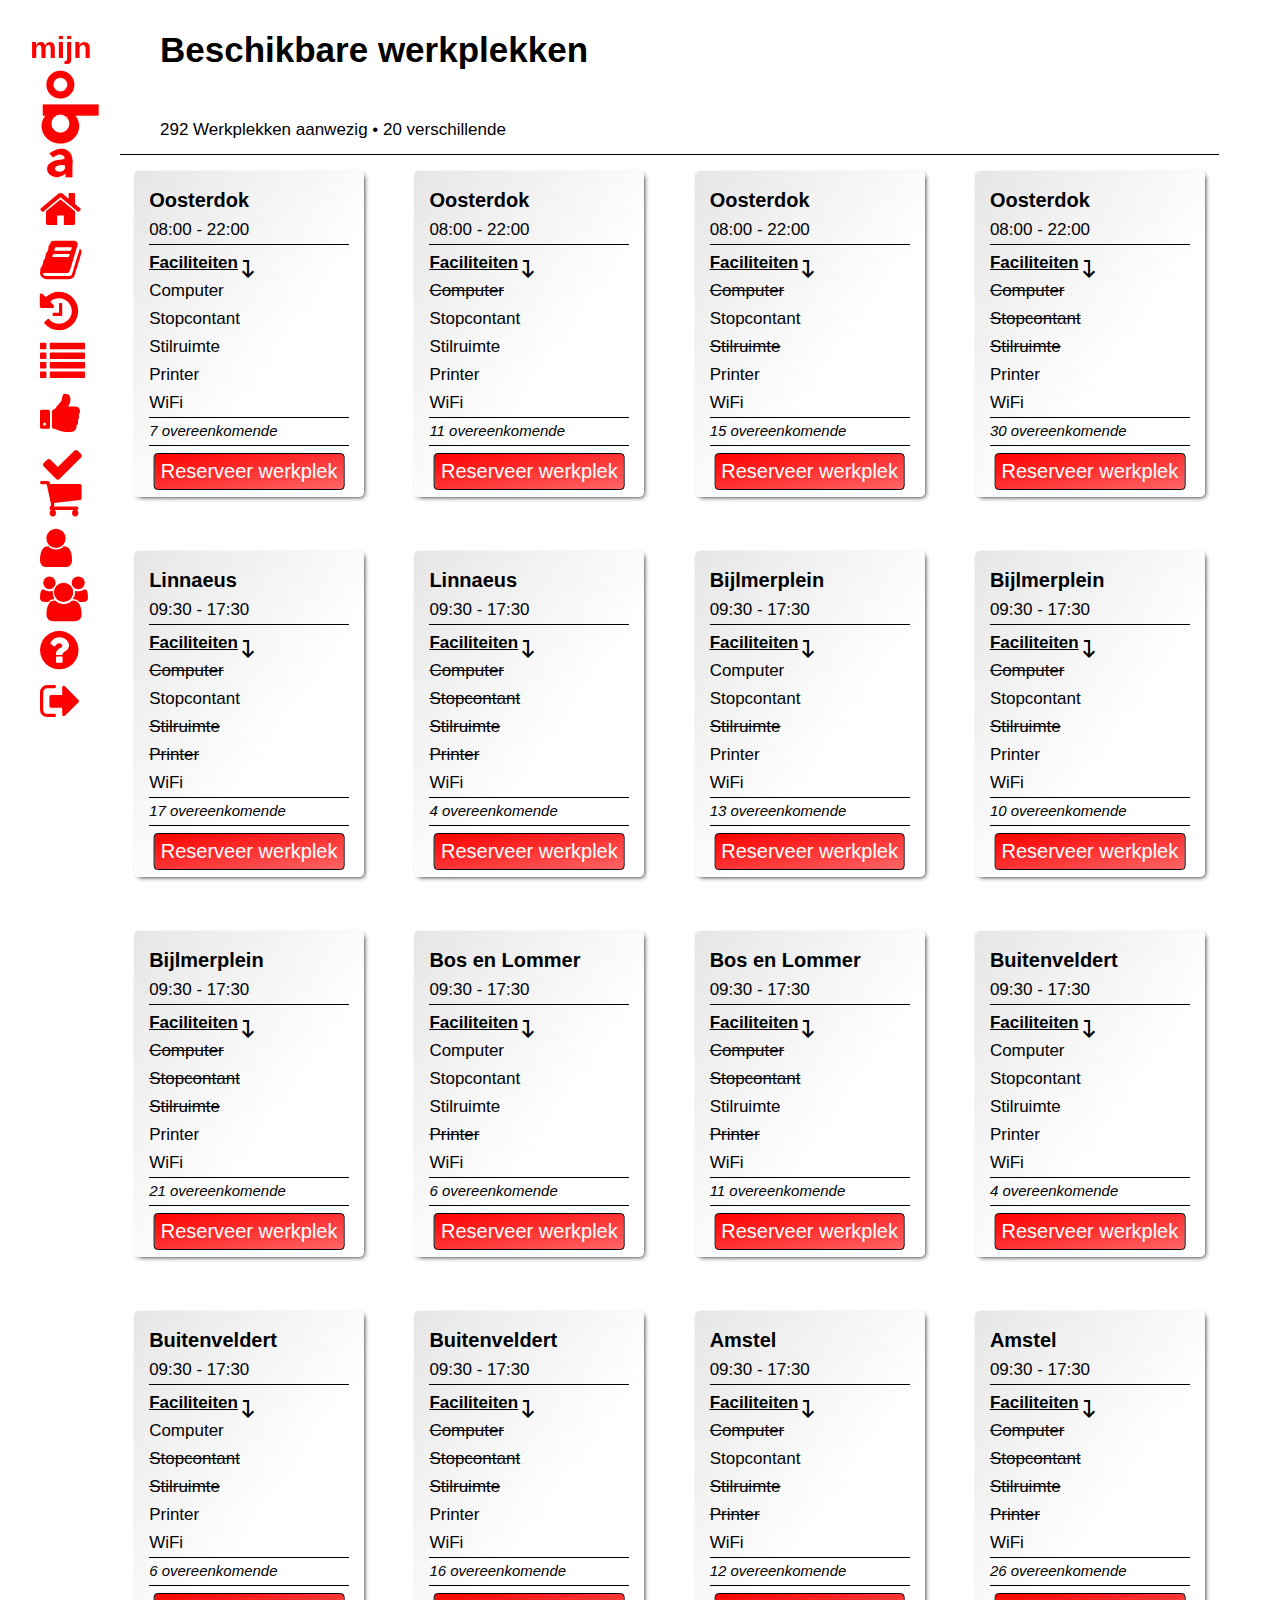
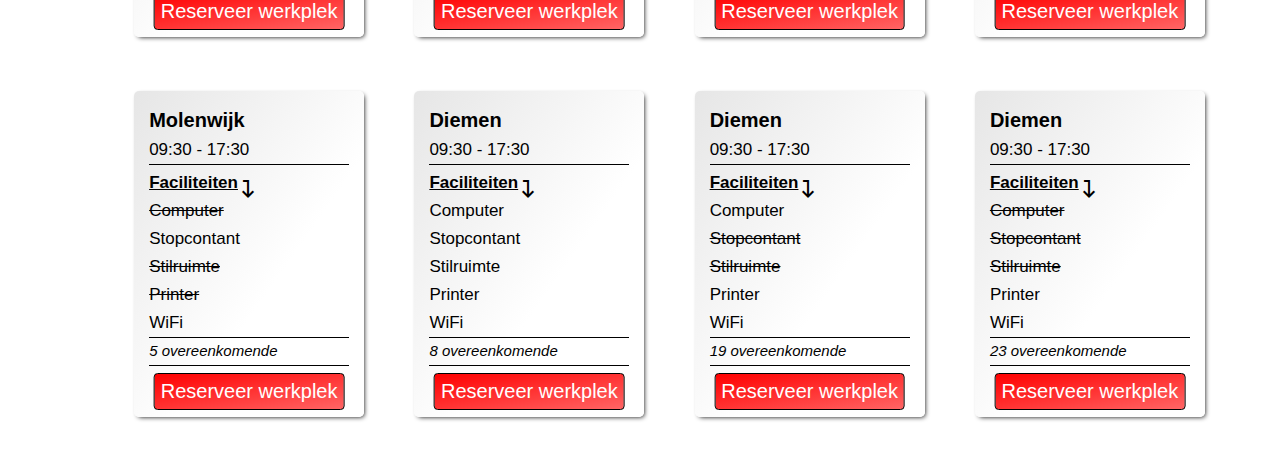
<file: OBA 2.1/reserveren.html>
<!DOCTYPE html>
<html lang="nl">
<head>
    <meta charset="UTF-8">
    <meta http-equiv="X-UA-Compatible" content="IE=edge">
    <meta name="viewport" content="width=device-width, initial-scale=1.0">
    <link rel="stylesheet" href="style.css">
    <link rel="stylesheet" href="https://fonts.googleapis.com/css2?family=Material+Symbols+Outlined:opsz,wght,FILL,GRAD@20..48,100..700,0..1,-50..200" />
    <link rel="stylesheet" href="https://cdnjs.cloudflare.com/ajax/libs/font-awesome/4.7.0/css/font-awesome.min.css">
    <title>OBA studeerplek</title>
</head>
<body>
    <nav class="nav">
        <ul>
            <li id="mijn">mijn</li>
            <li><?xml version="1.0" encoding="utf-8"?>
            <svg id="svg" viewBox="233.245 172.624 86.036 162.341" xmlns="http://www.w3.org/2000/svg"
                    xmlns:bx="https://boxy-svg.com">
                    <path style="stroke: red; stroke-width: 0.2px; fill: red;"
                        d="M 247.634 321.032 L 253.604 315.44 C 253.604 315.44 247.105 307.732 250.354 302.442 C 253.603 297.152 256.551 296.699 257.155 305.465 C 257.759 314.231 261.765 323.526 269.7 324.055 C 277.635 324.584 288.592 312.795 276.879 297.53 C 265.166 282.265 249.674 289.369 249.674 289.369 C 249.674 289.369 231.689 297.228 247.86 320.881"
                        transform="matrix(0, 1, -1, 0, 567.453781, 44.336441)" />
                    <circle style="stroke: red; stroke-width: 0.2px; fill: red;" cx="84" cy="50"
                        r="25" transform="matrix(0, 1, -1.08, 0, 316.450745, 169.108902)" bx:origin="0.5 0.5" />
                    <circle style="stroke: red; stroke-width: 0.2px; fill: red;" cx="220"
                        cy="263.939" r="20" transform="matrix(0, 1, -1, 0, 526.390259, -26.390755)"
                        bx:origin="0.5 0.5" />
                    <circle style="stroke: red; stroke-width: 0.2px; fill: white;" cx="220"
                        cy="263.939" r="10" transform="matrix(0, 1, -1, 0, 526.390259, -26.390755)"
                        bx:origin="0.5 0.5" />
                    <rect x="248.478" y="209.06" width="15.98" height="80.029"
                        style="stroke: red; stroke-width: 0.2px; fill: red;"
                        transform="matrix(0, 1, -1, 0, 526.390259, -26.390755)" />
                    <circle style="stroke: red; stroke-width: 0.2px; fill: white;" cx="276"
                        cy="263.939" r="13" transform="matrix(0, 1, -1, 0, 526.390259, -26.390755)"
                        bx:origin="0.5 0.5" />
                    <rect x="328.523" y="246.718" width="24.258" height="9.748"
                        style="stroke: red; stroke-width: 0.2px; fill: red;"
                        transform="matrix(0, 1, -1, 0, 526.390259, -26.390755)" />
                    <path style="stroke-width: 0.2px; fill: white; stroke: red;"
                        d="M 258.14 306.509 C 262.574 306.056 264.822 307.294 266.031 310.569 C 267.323 314.069 266.999 317.119 265.048 319.713 C 262.925 322.536 258.381 321.058 257.643 315.966 C 257.125 312.39 256.506 306.595 258.157 306.509"
                        transform="matrix(0, 1, -1, 0, 575.718979, 51.827805)" />
            </svg> </li>
            <li id="navIcons" class="fa fa-home" aria-hidden="true">
                <span class="navText">&nbsp;&nbsp;Home</span></li><br>
            <li id="navIcons" class="fa fa-book" aria-hidden="true">
                <span class="navText">&nbsp;&nbsp;Verlengen</span></li><br>
            <li id="navIcons" class="fa fa-history" aria-hidden="true">
                <span class="navText">&nbsp;&nbsp;&nbsp;Geschiedenis</span></li><br>
            <li id="navIcons" class="fa fa-list" aria-hidden="true">
                <span class="navText">&nbsp;&nbsp;Mijn lijst</span></li><br>
            <li id="navIcons" class="fa fa-thumbs-up" aria-hidden="true">
                <span class="navText">&nbsp;&nbsp;Aanbevelingen</span></li><br>
            <a href="OBA 2.4/reserveren.html">
                <li id="navIcons" class="fa fa-check" aria-hidden="true">
                <span class="navText">&nbsp;Reservaties</span></li><br>
            </a>
            <li id="navIcons" class="fa fa-shopping-cart" aria-hidden="true">
                <span class="navText">&nbsp;&nbsp;Betalingen</span></li><br>
            <li id="navIcons" class="fa fa-user" aria-hidden="true">
                <span class="navText">&nbsp;&nbsp;&nbsp;&nbsp;Gegevens</span></li><br>
            <li id="navIcons" class="fa fa-users" aria-hidden="true">
                <span class="navText">Gebruikers</span></li><br>
            <li id="navIcons" class="fa fa-question-circle" aria-hidden="true">
                <span class="navText">&nbsp;&nbsp;Vragen</span></li><br>
            <li id="navIcons" class="fa fa-sign-out" aria-hidden="true">
                <span class="navText">&nbsp;Uitloggen</span></li><br>
        </ul>
        </nav>
    <h1>Beschikbare werkplekken</h1>
    <h2>292 Werkplekken aanwezig • 20 verschillende</h2>
    <main>
        <span id="hr1"></span>
    <p id="p-1" ><span class="vestiging">Oosterdok</span> <br> 08:00 - 22:00 <br><span id="hr"></span><strong><u>Faciliteiten</u></strong><span id="arrow" class="material-symbols-outlined">keyboard_return</span> 
        <br> Computer <br> Stopcontant <br> Stilruimte <br> Printer <br> WiFi <br> <span id="hr"></span><i><span class="werkplekkenAantal">7 overeenkomende</span></i><br><span id="hr"></span><button class="reserveer" >Reserveer werkplek</button></p>
    <p id="p-2" ><span class="vestiging">Oosterdok</span> <br> 08:00 - 22:00 <br><span id="hr"></span><strong><u>Faciliteiten</u></strong><span id="arrow" class="material-symbols-outlined">keyboard_return</span> 
        <br> <s>Computer</s> <br> Stopcontant <br> Stilruimte <br> Printer <br> WiFi <br> <span id="hr"></span><i><span class="werkplekkenAantal">11 overeenkomende</span></i><br><span id="hr"></span><button class="reserveer" >Reserveer werkplek</button></p>
    <p id="p-3" ><span class="vestiging">Oosterdok</span> <br> 08:00 - 22:00 <br><span id="hr"></span><strong><u>Faciliteiten</u></strong><span id="arrow" class="material-symbols-outlined">keyboard_return</span> 
        <br> <s>Computer</s> <br> Stopcontant <br> <s>Stilruimte</s> <br> Printer <br> WiFi <br> <span id="hr"></span><i><span class="werkplekkenAantal">15 overeenkomende</span></i><br><span id="hr"></span><button class="reserveer" >Reserveer werkplek</button></p>
    <p id="p-4" ><span class="vestiging">Oosterdok</span> <br> 08:00 - 22:00 <br><span id="hr"></span><strong><u>Faciliteiten</u></strong><span id="arrow" class="material-symbols-outlined">keyboard_return</span> 
        <br> <s>Computer</s> <br> <s>Stopcontant</s> <br> <s>Stilruimte</s> <br> Printer <br> WiFi <br> <span id="hr"></span><i><span class="werkplekkenAantal">30 overeenkomende</span></i><br><span id="hr"></span><button class="reserveer" >Reserveer werkplek</button></p>
    
    <p id="p-5" ><span class="vestiging">Linnaeus</span> <br> 09:30 - 17:30 <br><span id="hr"></span><strong><u>Faciliteiten</u></strong><span id="arrow" class="material-symbols-outlined">keyboard_return</span> 
        <br> <s>Computer</s> <br> Stopcontant <br> <s>Stilruimte</s> <br> <s>Printer</s> <br> WiFi <br> <span id="hr"></span><i><span class="werkplekkenAantal">17 overeenkomende</span></i><br><span id="hr"></span><button class="reserveer" >Reserveer werkplek</button></p>
    <p id="p-6" ><span class="vestiging">Linnaeus</span> <br> 09:30 - 17:30 <br><span id="hr"></span><strong><u>Faciliteiten</u></strong><span id="arrow" class="material-symbols-outlined">keyboard_return</span> 
        <br> <s>Computer</s> <br> <s>Stopcontant</s> <br> <s>Stilruimte</s> <br> <s>Printer</s> <br> WiFi <br> <span id="hr"></span><i><span class="werkplekkenAantal">4 overeenkomende</span></i><br><span id="hr"></span><button class="reserveer" >Reserveer werkplek</button></p>
    
    <p id="p-7" ><span class="vestiging">Bijlmerplein</span> <br> 09:30 - 17:30 <br><span id="hr"></span><strong><u>Faciliteiten</u></strong><span id="arrow" class="material-symbols-outlined">keyboard_return</span> 
        <br> Computer <br> Stopcontant <br> <s>Stilruimte</s> <br> Printer <br> WiFi <br> <span id="hr"></span><i><span class="werkplekkenAantal">13 overeenkomende</span></i><br><span id="hr"></span><button class="reserveer" >Reserveer werkplek</button></p>
    <p id="p-8" ><span class="vestiging">Bijlmerplein</span> <br> 09:30 - 17:30 <br><span id="hr"></span><strong><u>Faciliteiten</u></strong><span id="arrow" class="material-symbols-outlined">keyboard_return</span> 
        <br> <s>Computer</s> <br> Stopcontant <br> <s>Stilruimte</s> <br> Printer <br> WiFi <br> <span id="hr"></span><i><span class="werkplekkenAantal">10 overeenkomende</span></i><br><span id="hr"></span><button class="reserveer" >Reserveer werkplek</button></p>
    <p id="p-9" ><span class="vestiging">Bijlmerplein</span> <br> 09:30 - 17:30 <br><span id="hr"></span><strong><u>Faciliteiten</u></strong><span id="arrow" class="material-symbols-outlined">keyboard_return</span> 
        <br> <s>Computer</s> <br> <s>Stopcontant</s> <br> <s>Stilruimte</s> <br> Printer <br> WiFi <br> <span id="hr"></span><i><span class="werkplekkenAantal">21 overeenkomende</span></i><br><span id="hr"></span><button class="reserveer" >Reserveer werkplek</button></p>
    
    <p id="p-10" ><span class="vestiging">Bos en Lommer</span> <br> 09:30 - 17:30 <br><span id="hr"></span><strong><u>Faciliteiten</u></strong><span id="arrow" class="material-symbols-outlined">keyboard_return</span> 
        <br> Computer <br> Stopcontant <br> Stilruimte <br> <s>Printer</s> <br> WiFi <br> <span id="hr"></span><i><span class="werkplekkenAantal">6 overeenkomende</span></i><br><span id="hr"></span><button class="reserveer" >Reserveer werkplek</button></p>
    <p id="p-11" ><span class="vestiging">Bos en Lommer</span> <br> 09:30 - 17:30 <br><span id="hr"></span><strong><u>Faciliteiten</u></strong><span id="arrow" class="material-symbols-outlined">keyboard_return</span> 
        <br> <s>Computer</s> <br> <s>Stopcontant</s> <br> Stilruimte <br> <s>Printer</s> <br> WiFi <br> <span id="hr"></span><i><span class="werkplekkenAantal">11 overeenkomende</span></i><br><span id="hr"></span><button class="reserveer" >Reserveer werkplek</button></p>
    
    <p id="p-12" ><span class="vestiging">Buitenveldert</span> <br> 09:30 - 17:30 <br><span id="hr"></span><strong><u>Faciliteiten</u></strong><span id="arrow" class="material-symbols-outlined">keyboard_return</span> 
        <br> Computer <br> Stopcontant <br> Stilruimte <br> Printer <br> WiFi <br> <span id="hr"></span><i><span class="werkplekkenAantal">4 overeenkomende</span></i><br><span id="hr"></span><button class="reserveer" >Reserveer werkplek</button></p>
    <p id="p-13" ><span class="vestiging">Buitenveldert</span> <br> 09:30 - 17:30 <br><span id="hr"></span><strong><u>Faciliteiten</u></strong><span id="arrow" class="material-symbols-outlined">keyboard_return</span> 
        <br> Computer <br> <s>Stopcontant</s> <br> <s>Stilruimte</s> <br> Printer <br> WiFi <br> <span id="hr"></span><i><span class="werkplekkenAantal">6 overeenkomende</span></i><br><span id="hr"></span><button class="reserveer" >Reserveer werkplek</button></p>
    <p id="p-14" ><span class="vestiging">Buitenveldert</span> <br> 09:30 - 17:30 <br><span id="hr"></span><strong><u>Faciliteiten</u></strong><span id="arrow" class="material-symbols-outlined">keyboard_return</span> 
        <br> <s>Computer</s> <br> <s>Stopcontant</s> <br> <s>Stilruimte</s> <br> Printer <br> WiFi <br> <span id="hr"></span><i><span class="werkplekkenAantal">16 overeenkomende</span></i><br><span id="hr"></span><button class="reserveer" >Reserveer werkplek</button></p>
    
    <p id="p-15" ><span class="vestiging">Amstel</span> <br> 09:30 - 17:30 <br><span id="hr"></span><strong><u>Faciliteiten</u></strong><span id="arrow" class="material-symbols-outlined">keyboard_return</span> 
        <br> <s>Computer</s> <br> Stopcontant <br> <s>Stilruimte</s> <br> <s>Printer</s> <br> WiFi <br> <span id="hr"></span><i><span class="werkplekkenAantal">12 overeenkomende</span></i><br><span id="hr"></span><button class="reserveer" >Reserveer werkplek</button></p>
    <p id="p-16" ><span class="vestiging">Amstel</span> <br> 09:30 - 17:30 <br><span id="hr"></span><strong><u>Faciliteiten</u></strong><span id="arrow" class="material-symbols-outlined">keyboard_return</span> 
        <br> <s>Computer</s> <br> <s>Stopcontant</s> <br> <s>Stilruimte</s> <br> <s>Printer</s> <br> WiFi <br> <span id="hr"></span><i><span class="werkplekkenAantal">26 overeenkomende</span></i><br><span id="hr"></span><button class="reserveer" >Reserveer werkplek</button></p>
    
    <p id="p-17" ><span class="vestiging">Molenwijk</span> <br> 09:30 - 17:30 <br><span id="hr"></span><strong><u>Faciliteiten</u></strong><span id="arrow" class="material-symbols-outlined">keyboard_return</span> 
        <br> <s>Computer</s> <br> Stopcontant <br> <s>Stilruimte</s> <br> <s>Printer</s> <br> WiFi <br> <span id="hr"></span><i><span class="werkplekkenAantal">5 overeenkomende</span></i><br><span id="hr"></span><button class="reserveer" >Reserveer werkplek</button></p>
    
    <p id="p-18" ><span class="vestiging">Diemen</span> <br> 09:30 - 17:30 <br><span id="hr"></span><strong><u>Faciliteiten</u></strong><span id="arrow" class="material-symbols-outlined">keyboard_return</span> 
        <br> Computer <br> Stopcontant <br> Stilruimte <br> Printer <br> WiFi <br> <span id="hr"></span><i><span class="werkplekkenAantal">8 overeenkomende</span></i><br><span id="hr"></span><button class="reserveer" >Reserveer werkplek</button></p>
    <p id="p-19" ><span class="vestiging">Diemen</span> <br> 09:30 - 17:30 <br><span id="hr"></span><strong><u>Faciliteiten</u></strong><span id="arrow" class="material-symbols-outlined">keyboard_return</span> 
        <br> Computer <br> <s>Stopcontant</s> <br> <s>Stilruimte</s> <br> Printer <br> WiFi <br> <span id="hr"></span><i><span class="werkplekkenAantal">19 overeenkomende</span></i><br><span id="hr"></span><button class="reserveer" >Reserveer werkplek</button></p>
    <p id="p-20" ><span class="vestiging">Diemen</span> <br> 09:30 - 17:30 <br><span id="hr"></span><strong><u>Faciliteiten</u></strong><span id="arrow" class="material-symbols-outlined">keyboard_return</span> 
        <br> <s>Computer</s> <br> <s>Stopcontant</s> <br> <s>Stilruimte</s> <br> Printer <br> WiFi <br> <span id="hr"></span><i><span class="werkplekkenAantal">23 overeenkomende</span></i><br><span id="hr"></span><button class="reserveer" >Reserveer werkplek</button></p>
    </main>
    <script src="script.js"></script>
</body>
</html>
</file>
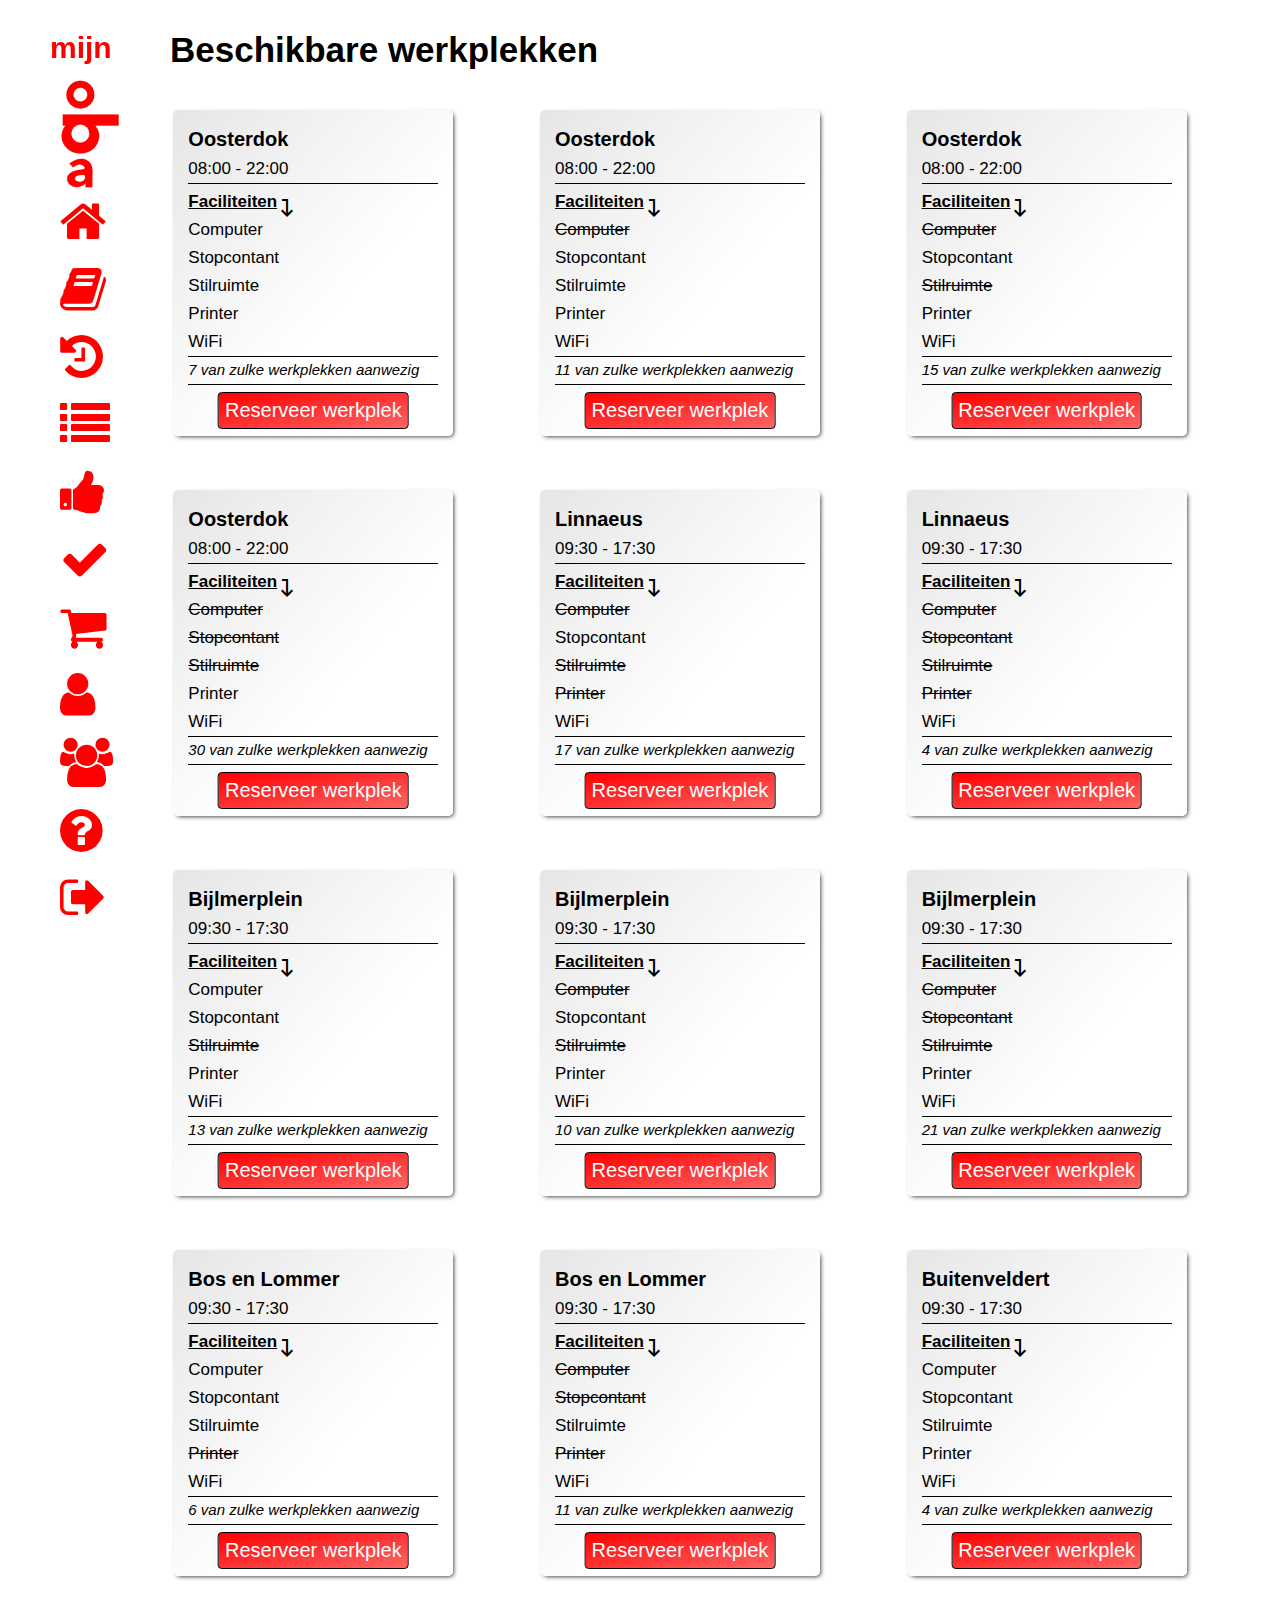
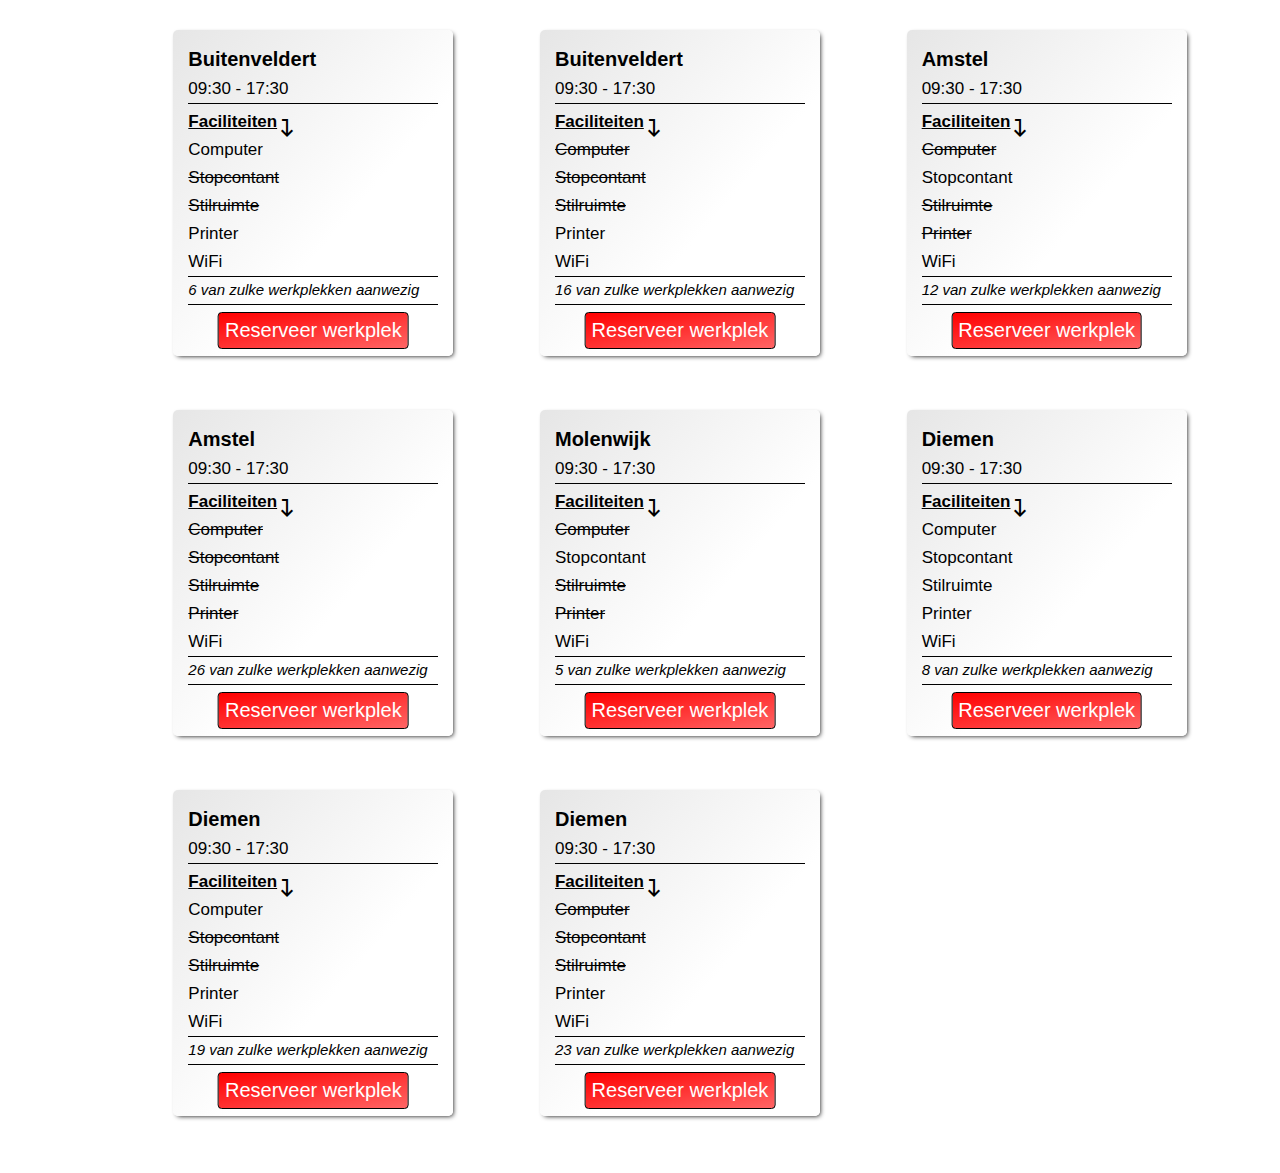
<file: OBA 2.2 (JS)/reserveren.html>
<!DOCTYPE html>
<html lang="nl">
<head>
    <meta charset="UTF-8">
    <meta http-equiv="X-UA-Compatible" content="IE=edge">
    <meta name="viewport" content="width=device-width, initial-scale=1.0">
    <link rel="stylesheet" href="style.css">
    <link rel="stylesheet" href="https://fonts.googleapis.com/css2?family=Material+Symbols+Outlined:opsz,wght,FILL,GRAD@20..48,100..700,0..1,-50..200" />
    <link rel="stylesheet" href="https://cdnjs.cloudflare.com/ajax/libs/font-awesome/4.7.0/css/font-awesome.min.css">
    <title>OBA studeerplek</title>
</head>
<body>


<!-- <div id="ul"></div> -->
<!-- <button>show computer</button>
<button>show stopcontact</button>

<ul id="list" >
    <li>computer</li>
    <li>stopcontact</s></li>
    <li>stilruimte</li>
    <li><s>cafe</s></li>
    <li>wc</li>
</ul>

<ul id="list" >
    <li><s>computer</s></li>
    <li>stopcontact</li>
    <li>stilruimte</li>
    <li>cafe</li>
    <li><s>wc</s></li>
</ul>

<ul id="list" >
    <li>computer</li>
    <li>stopcontact</li>
    <li><s>stilruimte</s></li>
    <li>cafe</li>
    <li>wc</li>
</ul>

<ul id="list" >
    <li><s>computer</s></li>
    <li><s>stopcontact</s></li>
    <li><s>stilruimte</s></li>
    <li><s>cafe</s></li>
    <li><s>wc</s></li>
</ul> -->


    <nav class="nav">
        <ul>
            <li id="mijn">mijn</li>
            <li><?xml version="1.0" encoding="utf-8"?>
            <svg id="svg" viewBox="233.245 172.624 86.036 162.341" xmlns="http://www.w3.org/2000/svg"
                    xmlns:bx="https://boxy-svg.com">
                    <path style="stroke: red; stroke-width: 0.2px; fill: red;"
                        d="M 247.634 321.032 L 253.604 315.44 C 253.604 315.44 247.105 307.732 250.354 302.442 C 253.603 297.152 256.551 296.699 257.155 305.465 C 257.759 314.231 261.765 323.526 269.7 324.055 C 277.635 324.584 288.592 312.795 276.879 297.53 C 265.166 282.265 249.674 289.369 249.674 289.369 C 249.674 289.369 231.689 297.228 247.86 320.881"
                        transform="matrix(0, 1, -1, 0, 567.453781, 44.336441)" />
                    <circle style="stroke: red; stroke-width: 0.2px; fill: red;" cx="84" cy="50"
                        r="25" transform="matrix(0, 1, -1.08, 0, 316.450745, 169.108902)" bx:origin="0.5 0.5" />
                    <circle style="stroke: red; stroke-width: 0.2px; fill: red;" cx="220"
                        cy="263.939" r="20" transform="matrix(0, 1, -1, 0, 526.390259, -26.390755)"
                        bx:origin="0.5 0.5" />
                    <circle style="stroke: red; stroke-width: 0.2px; fill: white;" cx="220"
                        cy="263.939" r="10" transform="matrix(0, 1, -1, 0, 526.390259, -26.390755)"
                        bx:origin="0.5 0.5" />
                    <rect x="248.478" y="209.06" width="15.98" height="80.029"
                        style="stroke: red; stroke-width: 0.2px; fill: red;"
                        transform="matrix(0, 1, -1, 0, 526.390259, -26.390755)" />
                    <circle style="stroke: red; stroke-width: 0.2px; fill: white;" cx="276"
                        cy="263.939" r="13" transform="matrix(0, 1, -1, 0, 526.390259, -26.390755)"
                        bx:origin="0.5 0.5" />
                    <rect x="328.523" y="246.718" width="24.258" height="9.748"
                        style="stroke: red; stroke-width: 0.2px; fill: red;"
                        transform="matrix(0, 1, -1, 0, 526.390259, -26.390755)" />
                    <path style="stroke-width: 0.2px; fill: white; stroke: red;"
                        d="M 258.14 306.509 C 262.574 306.056 264.822 307.294 266.031 310.569 C 267.323 314.069 266.999 317.119 265.048 319.713 C 262.925 322.536 258.381 321.058 257.643 315.966 C 257.125 312.39 256.506 306.595 258.157 306.509"
                        transform="matrix(0, 1, -1, 0, 575.718979, 51.827805)" />
            </svg> </li>
            <li id="navIcons" class="fa fa-home" aria-hidden="true">
                <span class="navText">&nbsp;&nbsp;Home</span></li><br>
            <li id="navIcons" class="fa fa-book" aria-hidden="true">
                <span class="navText">&nbsp;&nbsp;Verlengen</span></li><br>
            <li id="navIcons" class="fa fa-history" aria-hidden="true">
                <span class="navText">&nbsp;&nbsp;&nbsp;Geschiedenis</span></li><br>
            <li id="navIcons" class="fa fa-list" aria-hidden="true">
                <span class="navText">&nbsp;&nbsp;Mijn lijst</span></li><br>
            <li id="navIcons" class="fa fa-thumbs-up" aria-hidden="true">
                <span class="navText">&nbsp;&nbsp;Aanbevelingen</span></li><br>
            <li id="navIcons" class="fa fa-check" aria-hidden="true">
                <span class="navText">&nbsp;Reservaties</span></li><br>
            <li id="navIcons" class="fa fa-shopping-cart" aria-hidden="true">
                <span class="navText">&nbsp;&nbsp;Betalingen</span></li><br>
            <li id="navIcons" class="fa fa-user" aria-hidden="true">
                <span class="navText">&nbsp;&nbsp;&nbsp;&nbsp;Gegevens</span></li><br>
            <li id="navIcons" class="fa fa-users" aria-hidden="true">
                <span class="navText">Gebruikers</span></li><br>
            <li id="navIcons" class="fa fa-question-circle" aria-hidden="true">
                <span class="navText">&nbsp;&nbsp;Vragen</span></li><br>
            <li id="navIcons" class="fa fa-sign-out" aria-hidden="true">
                <span class="navText">&nbsp;Uitloggen</span></li><br>
        </ul>
        </nav>
    <h1>Beschikbare werkplekken</h1>
    <main>
    <p id="p-1" ><span class="vestiging">Oosterdok</span> <br> 08:00 - 22:00 <br><span id="hr"></span><strong><u>Faciliteiten</u></strong><span id="arrow" class="material-symbols-outlined">keyboard_return</span> 
        <br> Computer <br> Stopcontant <br> Stilruimte <br> Printer <br> WiFi <br> <span id="hr"></span><i><span class="werkplekkenAantal">7 van zulke werkplekken aanwezig</span></i><br><span id="hr"></span><button class="reserveer" >Reserveer werkplek</button></p>
    <p id="p-2" ><span class="vestiging">Oosterdok</span> <br> 08:00 - 22:00 <br><span id="hr"></span><strong><u>Faciliteiten</u></strong><span id="arrow" class="material-symbols-outlined">keyboard_return</span> 
        <br> <s>Computer</s> <br> Stopcontant <br> Stilruimte <br> Printer <br> WiFi <br> <span id="hr"></span><i><span class="werkplekkenAantal">11 van zulke werkplekken aanwezig</span></i><br><span id="hr"></span><button class="reserveer" >Reserveer werkplek</button></p>
    <p id="p-3" ><span class="vestiging">Oosterdok</span> <br> 08:00 - 22:00 <br><span id="hr"></span><strong><u>Faciliteiten</u></strong><span id="arrow" class="material-symbols-outlined">keyboard_return</span> 
        <br> <s>Computer</s> <br> Stopcontant <br> <s>Stilruimte</s> <br> Printer <br> WiFi <br> <span id="hr"></span><i><span class="werkplekkenAantal">15 van zulke werkplekken aanwezig</span></i><br><span id="hr"></span><button class="reserveer" >Reserveer werkplek</button></p>
    <p id="p-4" ><span class="vestiging">Oosterdok</span> <br> 08:00 - 22:00 <br><span id="hr"></span><strong><u>Faciliteiten</u></strong><span id="arrow" class="material-symbols-outlined">keyboard_return</span> 
        <br> <s>Computer</s> <br> <s>Stopcontant</s> <br> <s>Stilruimte</s> <br> Printer <br> WiFi <br> <span id="hr"></span><i><span class="werkplekkenAantal">30 van zulke werkplekken aanwezig</span></i><br><span id="hr"></span><button class="reserveer" >Reserveer werkplek</button></p>
    
    <p id="p-5" ><span class="vestiging">Linnaeus</span> <br> 09:30 - 17:30 <br><span id="hr"></span><strong><u>Faciliteiten</u></strong><span id="arrow" class="material-symbols-outlined">keyboard_return</span> 
        <br> <s>Computer</s> <br> Stopcontant <br> <s>Stilruimte</s> <br> <s>Printer</s> <br> WiFi <br> <span id="hr"></span><i><span class="werkplekkenAantal">17 van zulke werkplekken aanwezig</span></i><br><span id="hr"></span><button class="reserveer" >Reserveer werkplek</button></p>
    <p id="p-6" ><span class="vestiging">Linnaeus</span> <br> 09:30 - 17:30 <br><span id="hr"></span><strong><u>Faciliteiten</u></strong><span id="arrow" class="material-symbols-outlined">keyboard_return</span> 
        <br> <s>Computer</s> <br> <s>Stopcontant</s> <br> <s>Stilruimte</s> <br> <s>Printer</s> <br> WiFi <br> <span id="hr"></span><i><span class="werkplekkenAantal">4 van zulke werkplekken aanwezig</span></i><br><span id="hr"></span><button class="reserveer" >Reserveer werkplek</button></p>
    
    <p id="p-7" ><span class="vestiging">Bijlmerplein</span> <br> 09:30 - 17:30 <br><span id="hr"></span><strong><u>Faciliteiten</u></strong><span id="arrow" class="material-symbols-outlined">keyboard_return</span> 
        <br> Computer <br> Stopcontant <br> <s>Stilruimte</s> <br> Printer <br> WiFi <br> <span id="hr"></span><i><span class="werkplekkenAantal">13 van zulke werkplekken aanwezig</span></i><br><span id="hr"></span><button class="reserveer" >Reserveer werkplek</button></p>
    <p id="p-8" ><span class="vestiging">Bijlmerplein</span> <br> 09:30 - 17:30 <br><span id="hr"></span><strong><u>Faciliteiten</u></strong><span id="arrow" class="material-symbols-outlined">keyboard_return</span> 
        <br> <s>Computer</s> <br> Stopcontant <br> <s>Stilruimte</s> <br> Printer <br> WiFi <br> <span id="hr"></span><i><span class="werkplekkenAantal">10 van zulke werkplekken aanwezig</span></i><br><span id="hr"></span><button class="reserveer" >Reserveer werkplek</button></p>
    <p id="p-9" ><span class="vestiging">Bijlmerplein</span> <br> 09:30 - 17:30 <br><span id="hr"></span><strong><u>Faciliteiten</u></strong><span id="arrow" class="material-symbols-outlined">keyboard_return</span> 
        <br> <s>Computer</s> <br> <s>Stopcontant</s> <br> <s>Stilruimte</s> <br> Printer <br> WiFi <br> <span id="hr"></span><i><span class="werkplekkenAantal">21 van zulke werkplekken aanwezig</span></i><br><span id="hr"></span><button class="reserveer" >Reserveer werkplek</button></p>
    
    <p id="p-10" ><span class="vestiging">Bos en Lommer</span> <br> 09:30 - 17:30 <br><span id="hr"></span><strong><u>Faciliteiten</u></strong><span id="arrow" class="material-symbols-outlined">keyboard_return</span> 
        <br> Computer <br> Stopcontant <br> Stilruimte <br> <s>Printer</s> <br> WiFi <br> <span id="hr"></span><i><span class="werkplekkenAantal">6 van zulke werkplekken aanwezig</span></i><br><span id="hr"></span><button class="reserveer" >Reserveer werkplek</button></p>
    <p id="p-11" ><span class="vestiging">Bos en Lommer</span> <br> 09:30 - 17:30 <br><span id="hr"></span><strong><u>Faciliteiten</u></strong><span id="arrow" class="material-symbols-outlined">keyboard_return</span> 
        <br> <s>Computer</s> <br> <s>Stopcontant</s> <br> Stilruimte <br> <s>Printer</s> <br> WiFi <br> <span id="hr"></span><i><span class="werkplekkenAantal">11 van zulke werkplekken aanwezig</span></i><br><span id="hr"></span><button class="reserveer" >Reserveer werkplek</button></p>
    
    <p id="p-12" ><span class="vestiging">Buitenveldert</span> <br> 09:30 - 17:30 <br><span id="hr"></span><strong><u>Faciliteiten</u></strong><span id="arrow" class="material-symbols-outlined">keyboard_return</span> 
        <br> Computer <br> Stopcontant <br> Stilruimte <br> Printer <br> WiFi <br> <span id="hr"></span><i><span class="werkplekkenAantal">4 van zulke werkplekken aanwezig</span></i><br><span id="hr"></span><button class="reserveer" >Reserveer werkplek</button></p>
    <p id="p-13" ><span class="vestiging">Buitenveldert</span> <br> 09:30 - 17:30 <br><span id="hr"></span><strong><u>Faciliteiten</u></strong><span id="arrow" class="material-symbols-outlined">keyboard_return</span> 
        <br> Computer <br> <s>Stopcontant</s> <br> <s>Stilruimte</s> <br> Printer <br> WiFi <br> <span id="hr"></span><i><span class="werkplekkenAantal">6 van zulke werkplekken aanwezig</span></i><br><span id="hr"></span><button class="reserveer" >Reserveer werkplek</button></p>
    <p id="p-14" ><span class="vestiging">Buitenveldert</span> <br> 09:30 - 17:30 <br><span id="hr"></span><strong><u>Faciliteiten</u></strong><span id="arrow" class="material-symbols-outlined">keyboard_return</span> 
        <br> <s>Computer</s> <br> <s>Stopcontant</s> <br> <s>Stilruimte</s> <br> Printer <br> WiFi <br> <span id="hr"></span><i><span class="werkplekkenAantal">16 van zulke werkplekken aanwezig</span></i><br><span id="hr"></span><button class="reserveer" >Reserveer werkplek</button></p>
    
    <p id="p-15" ><span class="vestiging">Amstel</span> <br> 09:30 - 17:30 <br><span id="hr"></span><strong><u>Faciliteiten</u></strong><span id="arrow" class="material-symbols-outlined">keyboard_return</span> 
        <br> <s>Computer</s> <br> Stopcontant <br> <s>Stilruimte</s> <br> <s>Printer</s> <br> WiFi <br> <span id="hr"></span><i><span class="werkplekkenAantal">12 van zulke werkplekken aanwezig</span></i><br><span id="hr"></span><button class="reserveer" >Reserveer werkplek</button></p>
    <p id="p-16" ><span class="vestiging">Amstel</span> <br> 09:30 - 17:30 <br><span id="hr"></span><strong><u>Faciliteiten</u></strong><span id="arrow" class="material-symbols-outlined">keyboard_return</span> 
        <br> <s>Computer</s> <br> <s>Stopcontant</s> <br> <s>Stilruimte</s> <br> <s>Printer</s> <br> WiFi <br> <span id="hr"></span><i><span class="werkplekkenAantal">26 van zulke werkplekken aanwezig</span></i><br><span id="hr"></span><button class="reserveer" >Reserveer werkplek</button></p>
    
    <p id="p-17" ><span class="vestiging">Molenwijk</span> <br> 09:30 - 17:30 <br><span id="hr"></span><strong><u>Faciliteiten</u></strong><span id="arrow" class="material-symbols-outlined">keyboard_return</span> 
        <br> <s>Computer</s> <br> Stopcontant <br> <s>Stilruimte</s> <br> <s>Printer</s> <br> WiFi <br> <span id="hr"></span><i><span class="werkplekkenAantal">5 van zulke werkplekken aanwezig</span></i><br><span id="hr"></span><button class="reserveer" >Reserveer werkplek</button></p>
    
    <p id="p-18" ><span class="vestiging">Diemen</span> <br> 09:30 - 17:30 <br><span id="hr"></span><strong><u>Faciliteiten</u></strong><span id="arrow" class="material-symbols-outlined">keyboard_return</span> 
        <br> Computer <br> Stopcontant <br> Stilruimte <br> Printer <br> WiFi <br> <span id="hr"></span><i><span class="werkplekkenAantal">8 van zulke werkplekken aanwezig</span></i><br><span id="hr"></span><button class="reserveer" >Reserveer werkplek</button></p>
    <p id="p-19" ><span class="vestiging">Diemen</span> <br> 09:30 - 17:30 <br><span id="hr"></span><strong><u>Faciliteiten</u></strong><span id="arrow" class="material-symbols-outlined">keyboard_return</span> 
        <br> Computer <br> <s>Stopcontant</s> <br> <s>Stilruimte</s> <br> Printer <br> WiFi <br> <span id="hr"></span><i><span class="werkplekkenAantal">19 van zulke werkplekken aanwezig</span></i><br><span id="hr"></span><button class="reserveer" >Reserveer werkplek</button></p>
    <p id="p-20" ><span class="vestiging">Diemen</span> <br> 09:30 - 17:30 <br><span id="hr"></span><strong><u>Faciliteiten</u></strong><span id="arrow" class="material-symbols-outlined">keyboard_return</span> 
        <br> <s>Computer</s> <br> <s>Stopcontant</s> <br> <s>Stilruimte</s> <br> Printer <br> WiFi <br> <span id="hr"></span><i><span class="werkplekkenAantal">23 van zulke werkplekken aanwezig</span></i><br><span id="hr"></span><button class="reserveer" >Reserveer werkplek</button></p>
    </main>
    <script src="script.js"></script>
</body>
</html>
</file>
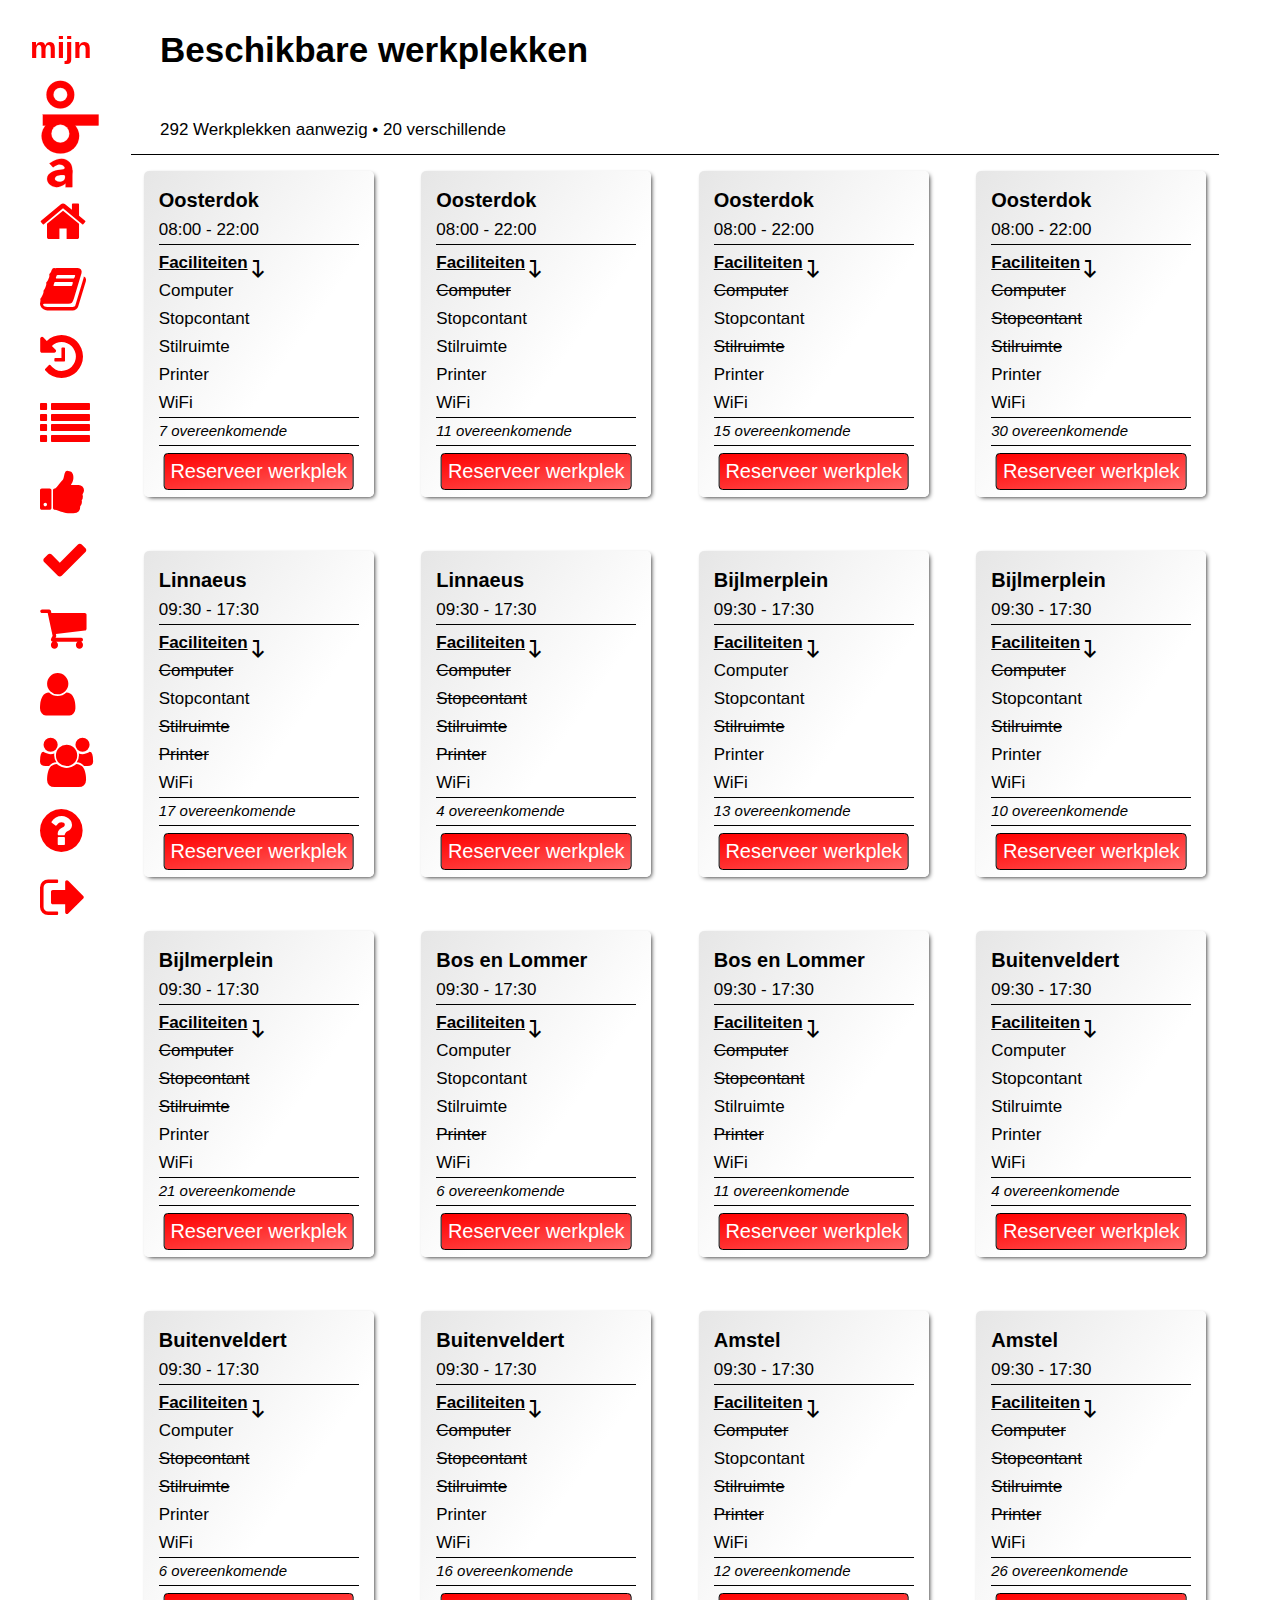
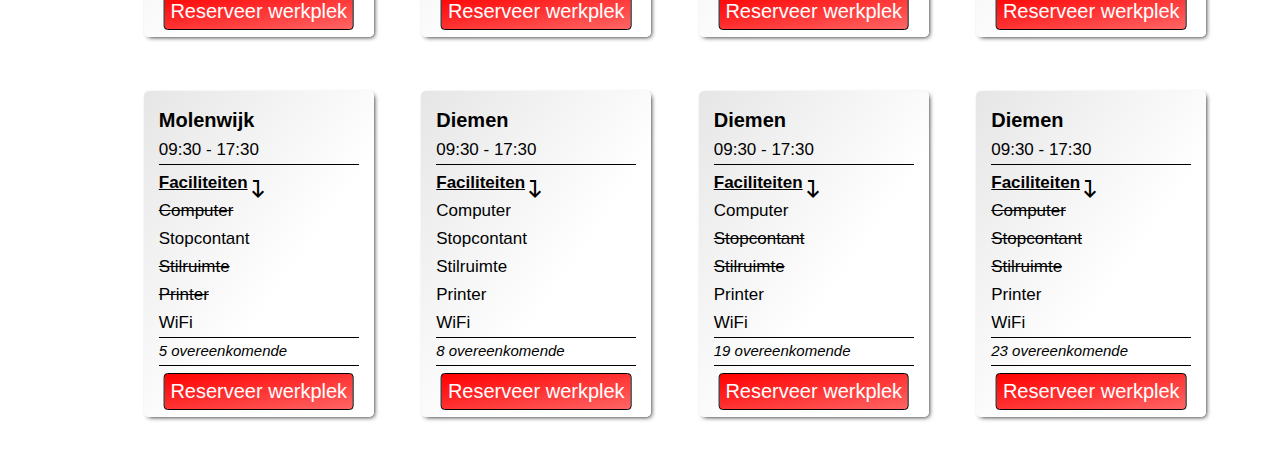
<file: OBA 2/reserveren.html>
<!DOCTYPE html>
<html lang="nl">
<head>
    <meta charset="UTF-8">
    <meta http-equiv="X-UA-Compatible" content="IE=edge">
    <meta name="viewport" content="width=device-width, initial-scale=1.0">
    <link rel="stylesheet" href="style.css">
    <link rel="stylesheet" href="https://fonts.googleapis.com/css2?family=Material+Symbols+Outlined:opsz,wght,FILL,GRAD@20..48,100..700,0..1,-50..200" />
    <link rel="stylesheet" href="https://cdnjs.cloudflare.com/ajax/libs/font-awesome/4.7.0/css/font-awesome.min.css">
    <title>OBA studeerplek</title>
</head>
<body>
    <nav class="nav">
        <ul>
            <li id="mijn">mijn</li>
            <li><?xml version="1.0" encoding="utf-8"?>
            <svg id="svg" viewBox="233.245 172.624 86.036 162.341" xmlns="http://www.w3.org/2000/svg"
                    xmlns:bx="https://boxy-svg.com">
                    <path style="stroke: red; stroke-width: 0.2px; fill: red;"
                        d="M 247.634 321.032 L 253.604 315.44 C 253.604 315.44 247.105 307.732 250.354 302.442 C 253.603 297.152 256.551 296.699 257.155 305.465 C 257.759 314.231 261.765 323.526 269.7 324.055 C 277.635 324.584 288.592 312.795 276.879 297.53 C 265.166 282.265 249.674 289.369 249.674 289.369 C 249.674 289.369 231.689 297.228 247.86 320.881"
                        transform="matrix(0, 1, -1, 0, 567.453781, 44.336441)" />
                    <circle style="stroke: red; stroke-width: 0.2px; fill: red;" cx="84" cy="50"
                        r="25" transform="matrix(0, 1, -1.08, 0, 316.450745, 169.108902)" bx:origin="0.5 0.5" />
                    <circle style="stroke: red; stroke-width: 0.2px; fill: red;" cx="220"
                        cy="263.939" r="20" transform="matrix(0, 1, -1, 0, 526.390259, -26.390755)"
                        bx:origin="0.5 0.5" />
                    <circle style="stroke: red; stroke-width: 0.2px; fill: white;" cx="220"
                        cy="263.939" r="10" transform="matrix(0, 1, -1, 0, 526.390259, -26.390755)"
                        bx:origin="0.5 0.5" />
                    <rect x="248.478" y="209.06" width="15.98" height="80.029"
                        style="stroke: red; stroke-width: 0.2px; fill: red;"
                        transform="matrix(0, 1, -1, 0, 526.390259, -26.390755)" />
                    <circle style="stroke: red; stroke-width: 0.2px; fill: white;" cx="276"
                        cy="263.939" r="13" transform="matrix(0, 1, -1, 0, 526.390259, -26.390755)"
                        bx:origin="0.5 0.5" />
                    <rect x="328.523" y="246.718" width="24.258" height="9.748"
                        style="stroke: red; stroke-width: 0.2px; fill: red;"
                        transform="matrix(0, 1, -1, 0, 526.390259, -26.390755)" />
                    <path style="stroke-width: 0.2px; fill: white; stroke: red;"
                        d="M 258.14 306.509 C 262.574 306.056 264.822 307.294 266.031 310.569 C 267.323 314.069 266.999 317.119 265.048 319.713 C 262.925 322.536 258.381 321.058 257.643 315.966 C 257.125 312.39 256.506 306.595 258.157 306.509"
                        transform="matrix(0, 1, -1, 0, 575.718979, 51.827805)" />
            </svg> </li>
            <li id="navIcons" class="fa fa-home" aria-hidden="true">
                <span class="navText">&nbsp;&nbsp;Home</span></li><br>
            <li id="navIcons" class="fa fa-book" aria-hidden="true">
                <span class="navText">&nbsp;&nbsp;Verlengen</span></li><br>
            <li id="navIcons" class="fa fa-history" aria-hidden="true">
                <span class="navText">&nbsp;&nbsp;&nbsp;Geschiedenis</span></li><br>
            <li id="navIcons" class="fa fa-list" aria-hidden="true">
                <span class="navText">&nbsp;&nbsp;Mijn lijst</span></li><br>
            <li id="navIcons" class="fa fa-thumbs-up" aria-hidden="true">
                <span class="navText">&nbsp;&nbsp;Aanbevelingen</span></li><br>
            <li id="navIcons" class="fa fa-check" aria-hidden="true">
                <span class="navText">&nbsp;Reservaties</span></li><br>
            <li id="navIcons" class="fa fa-shopping-cart" aria-hidden="true">
                <span class="navText">&nbsp;&nbsp;Betalingen</span></li><br>
            <li id="navIcons" class="fa fa-user" aria-hidden="true">
                <span class="navText">&nbsp;&nbsp;&nbsp;&nbsp;Gegevens</span></li><br>
            <li id="navIcons" class="fa fa-users" aria-hidden="true">
                <span class="navText">Gebruikers</span></li><br>
            <li id="navIcons" class="fa fa-question-circle" aria-hidden="true">
                <span class="navText">&nbsp;&nbsp;Vragen</span></li><br>
            <li id="navIcons" class="fa fa-sign-out" aria-hidden="true">
                <span class="navText">&nbsp;Uitloggen</span></li><br>
        </ul>
        </nav>
    <h1>Beschikbare werkplekken</h1>
    <h2>292 Werkplekken aanwezig • 20 verschillende</h2>
    <main>
        <span id="hr1"></span>
    <p id="p-1" ><span class="vestiging">Oosterdok</span> <br> 08:00 - 22:00 <br><span id="hr"></span><strong><u>Faciliteiten</u></strong><span id="arrow" class="material-symbols-outlined">keyboard_return</span> 
        <br> Computer <br> Stopcontant <br> Stilruimte <br> Printer <br> WiFi <br> <span id="hr"></span><i><span class="werkplekkenAantal">7 overeenkomende</span></i><br><span id="hr"></span><button class="reserveer" >Reserveer werkplek</button></p>
    <p id="p-2" ><span class="vestiging">Oosterdok</span> <br> 08:00 - 22:00 <br><span id="hr"></span><strong><u>Faciliteiten</u></strong><span id="arrow" class="material-symbols-outlined">keyboard_return</span> 
        <br> <s>Computer</s> <br> Stopcontant <br> Stilruimte <br> Printer <br> WiFi <br> <span id="hr"></span><i><span class="werkplekkenAantal">11 overeenkomende</span></i><br><span id="hr"></span><button class="reserveer" >Reserveer werkplek</button></p>
    <p id="p-3" ><span class="vestiging">Oosterdok</span> <br> 08:00 - 22:00 <br><span id="hr"></span><strong><u>Faciliteiten</u></strong><span id="arrow" class="material-symbols-outlined">keyboard_return</span> 
        <br> <s>Computer</s> <br> Stopcontant <br> <s>Stilruimte</s> <br> Printer <br> WiFi <br> <span id="hr"></span><i><span class="werkplekkenAantal">15 overeenkomende</span></i><br><span id="hr"></span><button class="reserveer" >Reserveer werkplek</button></p>
    <p id="p-4" ><span class="vestiging">Oosterdok</span> <br> 08:00 - 22:00 <br><span id="hr"></span><strong><u>Faciliteiten</u></strong><span id="arrow" class="material-symbols-outlined">keyboard_return</span> 
        <br> <s>Computer</s> <br> <s>Stopcontant</s> <br> <s>Stilruimte</s> <br> Printer <br> WiFi <br> <span id="hr"></span><i><span class="werkplekkenAantal">30 overeenkomende</span></i><br><span id="hr"></span><button class="reserveer" >Reserveer werkplek</button></p>
    
    <p id="p-5" ><span class="vestiging">Linnaeus</span> <br> 09:30 - 17:30 <br><span id="hr"></span><strong><u>Faciliteiten</u></strong><span id="arrow" class="material-symbols-outlined">keyboard_return</span> 
        <br> <s>Computer</s> <br> Stopcontant <br> <s>Stilruimte</s> <br> <s>Printer</s> <br> WiFi <br> <span id="hr"></span><i><span class="werkplekkenAantal">17 overeenkomende</span></i><br><span id="hr"></span><button class="reserveer" >Reserveer werkplek</button></p>
    <p id="p-6" ><span class="vestiging">Linnaeus</span> <br> 09:30 - 17:30 <br><span id="hr"></span><strong><u>Faciliteiten</u></strong><span id="arrow" class="material-symbols-outlined">keyboard_return</span> 
        <br> <s>Computer</s> <br> <s>Stopcontant</s> <br> <s>Stilruimte</s> <br> <s>Printer</s> <br> WiFi <br> <span id="hr"></span><i><span class="werkplekkenAantal">4 overeenkomende</span></i><br><span id="hr"></span><button class="reserveer" >Reserveer werkplek</button></p>
    
    <p id="p-7" ><span class="vestiging">Bijlmerplein</span> <br> 09:30 - 17:30 <br><span id="hr"></span><strong><u>Faciliteiten</u></strong><span id="arrow" class="material-symbols-outlined">keyboard_return</span> 
        <br> Computer <br> Stopcontant <br> <s>Stilruimte</s> <br> Printer <br> WiFi <br> <span id="hr"></span><i><span class="werkplekkenAantal">13 overeenkomende</span></i><br><span id="hr"></span><button class="reserveer" >Reserveer werkplek</button></p>
    <p id="p-8" ><span class="vestiging">Bijlmerplein</span> <br> 09:30 - 17:30 <br><span id="hr"></span><strong><u>Faciliteiten</u></strong><span id="arrow" class="material-symbols-outlined">keyboard_return</span> 
        <br> <s>Computer</s> <br> Stopcontant <br> <s>Stilruimte</s> <br> Printer <br> WiFi <br> <span id="hr"></span><i><span class="werkplekkenAantal">10 overeenkomende</span></i><br><span id="hr"></span><button class="reserveer" >Reserveer werkplek</button></p>
    <p id="p-9" ><span class="vestiging">Bijlmerplein</span> <br> 09:30 - 17:30 <br><span id="hr"></span><strong><u>Faciliteiten</u></strong><span id="arrow" class="material-symbols-outlined">keyboard_return</span> 
        <br> <s>Computer</s> <br> <s>Stopcontant</s> <br> <s>Stilruimte</s> <br> Printer <br> WiFi <br> <span id="hr"></span><i><span class="werkplekkenAantal">21 overeenkomende</span></i><br><span id="hr"></span><button class="reserveer" >Reserveer werkplek</button></p>
    
    <p id="p-10" ><span class="vestiging">Bos en Lommer</span> <br> 09:30 - 17:30 <br><span id="hr"></span><strong><u>Faciliteiten</u></strong><span id="arrow" class="material-symbols-outlined">keyboard_return</span> 
        <br> Computer <br> Stopcontant <br> Stilruimte <br> <s>Printer</s> <br> WiFi <br> <span id="hr"></span><i><span class="werkplekkenAantal">6 overeenkomende</span></i><br><span id="hr"></span><button class="reserveer" >Reserveer werkplek</button></p>
    <p id="p-11" ><span class="vestiging">Bos en Lommer</span> <br> 09:30 - 17:30 <br><span id="hr"></span><strong><u>Faciliteiten</u></strong><span id="arrow" class="material-symbols-outlined">keyboard_return</span> 
        <br> <s>Computer</s> <br> <s>Stopcontant</s> <br> Stilruimte <br> <s>Printer</s> <br> WiFi <br> <span id="hr"></span><i><span class="werkplekkenAantal">11 overeenkomende</span></i><br><span id="hr"></span><button class="reserveer" >Reserveer werkplek</button></p>
    
    <p id="p-12" ><span class="vestiging">Buitenveldert</span> <br> 09:30 - 17:30 <br><span id="hr"></span><strong><u>Faciliteiten</u></strong><span id="arrow" class="material-symbols-outlined">keyboard_return</span> 
        <br> Computer <br> Stopcontant <br> Stilruimte <br> Printer <br> WiFi <br> <span id="hr"></span><i><span class="werkplekkenAantal">4 overeenkomende</span></i><br><span id="hr"></span><button class="reserveer" >Reserveer werkplek</button></p>
    <p id="p-13" ><span class="vestiging">Buitenveldert</span> <br> 09:30 - 17:30 <br><span id="hr"></span><strong><u>Faciliteiten</u></strong><span id="arrow" class="material-symbols-outlined">keyboard_return</span> 
        <br> Computer <br> <s>Stopcontant</s> <br> <s>Stilruimte</s> <br> Printer <br> WiFi <br> <span id="hr"></span><i><span class="werkplekkenAantal">6 overeenkomende</span></i><br><span id="hr"></span><button class="reserveer" >Reserveer werkplek</button></p>
    <p id="p-14" ><span class="vestiging">Buitenveldert</span> <br> 09:30 - 17:30 <br><span id="hr"></span><strong><u>Faciliteiten</u></strong><span id="arrow" class="material-symbols-outlined">keyboard_return</span> 
        <br> <s>Computer</s> <br> <s>Stopcontant</s> <br> <s>Stilruimte</s> <br> Printer <br> WiFi <br> <span id="hr"></span><i><span class="werkplekkenAantal">16 overeenkomende</span></i><br><span id="hr"></span><button class="reserveer" >Reserveer werkplek</button></p>
    
    <p id="p-15" ><span class="vestiging">Amstel</span> <br> 09:30 - 17:30 <br><span id="hr"></span><strong><u>Faciliteiten</u></strong><span id="arrow" class="material-symbols-outlined">keyboard_return</span> 
        <br> <s>Computer</s> <br> Stopcontant <br> <s>Stilruimte</s> <br> <s>Printer</s> <br> WiFi <br> <span id="hr"></span><i><span class="werkplekkenAantal">12 overeenkomende</span></i><br><span id="hr"></span><button class="reserveer" >Reserveer werkplek</button></p>
    <p id="p-16" ><span class="vestiging">Amstel</span> <br> 09:30 - 17:30 <br><span id="hr"></span><strong><u>Faciliteiten</u></strong><span id="arrow" class="material-symbols-outlined">keyboard_return</span> 
        <br> <s>Computer</s> <br> <s>Stopcontant</s> <br> <s>Stilruimte</s> <br> <s>Printer</s> <br> WiFi <br> <span id="hr"></span><i><span class="werkplekkenAantal">26 overeenkomende</span></i><br><span id="hr"></span><button class="reserveer" >Reserveer werkplek</button></p>
    
    <p id="p-17" ><span class="vestiging">Molenwijk</span> <br> 09:30 - 17:30 <br><span id="hr"></span><strong><u>Faciliteiten</u></strong><span id="arrow" class="material-symbols-outlined">keyboard_return</span> 
        <br> <s>Computer</s> <br> Stopcontant <br> <s>Stilruimte</s> <br> <s>Printer</s> <br> WiFi <br> <span id="hr"></span><i><span class="werkplekkenAantal">5 overeenkomende</span></i><br><span id="hr"></span><button class="reserveer" >Reserveer werkplek</button></p>
    
    <p id="p-18" ><span class="vestiging">Diemen</span> <br> 09:30 - 17:30 <br><span id="hr"></span><strong><u>Faciliteiten</u></strong><span id="arrow" class="material-symbols-outlined">keyboard_return</span> 
        <br> Computer <br> Stopcontant <br> Stilruimte <br> Printer <br> WiFi <br> <span id="hr"></span><i><span class="werkplekkenAantal">8 overeenkomende</span></i><br><span id="hr"></span><button class="reserveer" >Reserveer werkplek</button></p>
    <p id="p-19" ><span class="vestiging">Diemen</span> <br> 09:30 - 17:30 <br><span id="hr"></span><strong><u>Faciliteiten</u></strong><span id="arrow" class="material-symbols-outlined">keyboard_return</span> 
        <br> Computer <br> <s>Stopcontant</s> <br> <s>Stilruimte</s> <br> Printer <br> WiFi <br> <span id="hr"></span><i><span class="werkplekkenAantal">19 overeenkomende</span></i><br><span id="hr"></span><button class="reserveer" >Reserveer werkplek</button></p>
    <p id="p-20" ><span class="vestiging">Diemen</span> <br> 09:30 - 17:30 <br><span id="hr"></span><strong><u>Faciliteiten</u></strong><span id="arrow" class="material-symbols-outlined">keyboard_return</span> 
        <br> <s>Computer</s> <br> <s>Stopcontant</s> <br> <s>Stilruimte</s> <br> Printer <br> WiFi <br> <span id="hr"></span><i><span class="werkplekkenAantal">23 overeenkomende</span></i><br><span id="hr"></span><button class="reserveer" >Reserveer werkplek</button></p>
    </main>
    <script src="script.js"></script>
</body>
</html>
</file>
<file: styles/styles.css>
:root {
    --clr-red: rgb(255, 0, 0);
    --clr-white: rgb(255, 255, 255);
    --clr-black: black;
    --clr-grey: rgb(150, 150, 150);
    --clr-container-books: rgb(220, 220, 220);
    --clr-text: rgb(245, 245, 245);
    --clr-text-border: rgb(230, 230, 230);
    --font: avenir, arial;

    --clr-shadow: black;

    --small-text: 0.5px 0.5px 2px var(--clr-shadow);
    --small-text-hover: 0px 0px 2px var(--clr-shadow);
    --medium-text: 1px 1px 1px var(--clr-shadow);
    --medium-text-hover: 0.5px 0.5px 1px var(--clr-shadow);

    --box: 2px 2px 5px 0px var(--clr-shadow);
    --box-hover: 1px 1px 5px -1px var(--clr-shadow);

    --small-box-none: 1px 1px 5px 0px var(--clr-shadow);
    --medium-box-none: 1px 1px 2px 0px var(--clr-shadow);
    --big-box-none: 2px 2px 5px 0px var(--clr-shadow);
}

@media (prefers-color-scheme: dark) {
    :root {}
}

body {
    background-color: red;
}

* {
    font-family: var(--font);
}

*:focus {
    outline: none;
}

::selection {
    color: var(--clr-white);
    background: var(--clr-black);
}

.background {
    width: 100vw;
    height: 150vh;
    margin: -10px;
    background-color: var(--clr-red);
    position: fixed;
    display: flex;
    justify-content: flex-start;
}

.container-sidebar {
    background-color: var(--clr-white);
    border-radius: 10px;
    position: relative;
    height: 95vh;
    margin-top: 1%;
    margin-left: 1%;
    width: 900px;
    display: flex;
    flex-direction: column;
    justify-content: space-evenly;
    align-items: flex-start;
    transition: 0.3s ease-in-out;
    transition-delay: 0.1s;
    overflow: hidden;
}

.container-sidebar:hover {
    padding-right: 155px;
}

.container-sidebar:hover #svg1 {
    transform: rotate(-90deg);
    transform-origin: 40px 20px;
    scale: 2;
}

.container-sidebar:hover .menu-text {
    opacity: 1;
}

.container-sidebar:hover .menu-text-current {
    opacity: 1;
}

.container-sidebar:hover .menu-text-br {
    opacity: 1;
}

.container-sidebar:hover #mijn-logo {
    transform: translateY(10px);
}

#menu-arrow {
    position: absolute;
    top: 50%;
    z-index: 1000;
    text-shadow: var(--small-text);
}

#hide-menu {
    background-image: linear-gradient(to bottom right, rgb(190, 190, 190), rgb(255, 255, 255) 40%);
    font-size: 12px;
    margin-top: -35px;
    margin-left: -5px;
    position: fixed;
    border-radius: 5px;
    width: 80px;
    line-height: 13px;
    cursor: pointer;
    box-shadow: var(--box);
    transition: 0.2s ease-in-out;
    border: none;
    box-sizing: border-box;
    z-index: 100000000000000000000;
}

#hide-menu:hover {
    box-shadow: var(--box-hover);
}

#sidebar-icons-items,
#mijn-logo,
#sidebar-icons-items-current {
    color: var(--clr-red);
    font-size: 300%;
    position: relative;
    white-space: nowrap;
    left: 1vw;
    text-shadow: var(--medium-text);
    transition: 0.2s ease-in-out;
}

#sidebar-icons-items:hover {
    text-shadow: var(--medium-text-hover);
    scale: 0.90;
}

#mijn-logo {
    font-size: 180%;
    font-weight: bold;
    left: 0.6vw;
    transition: 0.3s ease-in-out;
    transition-delay: 0.1s;
    display: inline;
}

#svg1 {
    width: 50px;
    position: relative;
    left: 8px;
    color: var(--clr-red);
    transition: 0.3s ease-in-out;
    transition-delay: 0.1s;
    left: 1.3vw;
    text-shadow: var(--medium-text);
    filter: drop-shadow(var(--medium-text));
}

#sidebar-icons-items-current,
.menu-text-current {
    color: var(--clr-black);
    text-shadow: var(--small-text-hover);
}

#sidebar-icons-items-current {
    scale: 0.90;
}

.menu-text,
.menu-text-current,
.menu-text-br {
    opacity: 0;
    font-size: 18px;
    transition: 0.5s ease-in-out;
    transition-delay: 0.1s;
    font-weight: bold;
    position: relative;
    text-shadow: none;
}

.menu-text-br {
    position: absolute;
    top: 5px;
}

.container-big {
    background-color: var(--clr-white);
    border-radius: 10px;
    position: relative;
    height: 89vh;
    margin-top: 1%;
    margin-left: 0.5%;
    margin-right: 1%;
    width: 1000vw;
    padding-left: 3vw;
    padding-right: 3vw;
    padding-top: 3vh;
    padding-bottom: 3vh;
    overflow-x: auto;
}

header {
    color: var(--clr-black);
    position: absolute;
    font-size: 30px;
    font-weight: bold;

    /* top: -20px; */
}

#target2 {
    display: none;
}

h2 {
    position: absolute;
    top: 9%;
    left: 3vw;
    font-size: 16px;
    line-height: 25px;
}

#target-h2-first {
    display: inline;
    top: 9.2%;
}

#caption-symbols-up,
#caption-symbols-down {
    position: relative;
    right: 0%;
    padding-inline-start: 4px;
    color: var(--clr-black);
    text-shadow: var(--small-text);
    cursor: default;
}

#caption-symbols-down {
    padding-inline: 0px;
    width: 20px;
    color: var(--clr-red);
}

#target-h2-second {
    display: none;
}

#caption-symbol-cancel {
    position: relative;
    color: var(--clr-red);
    text-shadow: var(--small-text);
    border-radius: 100px;
    top: 5px;
    font-size: 20px;
    cursor: default;
}

#caption-symbol-cancel:hover,
#caption-symbols-up:hover,
#caption-symbols-down:hover {
    scale: 1;
    text-shadow: var(--small-text);
}

.button1-state1,
.nu-beschikbaar {
    background-image: linear-gradient(to bottom right, rgb(230, 230, 230), rgb(255, 255, 255) 40%);
    border: none;
    font-size: 17px;
    border-radius: 5px;
    position: absolute;
    top: 16%;
    left: 3vw;
    /* line-height: 28px; */
    height: 35px;
    box-shadow: var(--box);
    transition: 0.2s ease-in-out;
    z-index: 100000000;
}

.button1-state1 {
    margin-left: 150px;
}

.button1-state1::selection,
.nu-beschikbaar::selection,
#hide-menu::selection {
    color: var(--clr-white);
    background-color: var(--clr-black);
}

.button1-state1:hover,
.nu-beschikbaar:hover {
    scale: 0.95;
    box-shadow: var(--box-hover);
    cursor: pointer;
}

#drop-down {
    background-image: linear-gradient(to bottom right, rgb(230, 230, 230), rgb(255, 255, 255) 30%);
    height: 68.5vh;
    height: 0vh;
    width: 0px;
    top: 12vh;
    left: 1%;
    /* top: 15.2vh; */
    border-radius: 10px;
    position: relative;
    border: 1px solid var(--clr-black);
    z-index: 100000;
    overflow: auto;
    transition: 0.3s ease-in-out;
    box-shadow: var(--big-box-none);
    overflow-x: hidden;
}

.list-plaatsen {
    list-style: none;
    font-size: 18px;
    padding-left: 20px;
    line-height: 170%;
}

input {
    accent-color: red;
    cursor: pointer;
    /* box-shadow: 0.5px 0.5px 2px 0px black; */
    transition: 0.2s ease-in-out;
}

input:active {
    accent-color: var(--clr-black);
}

#aantal-items,
#gesorteerd-items {
    position: absolute;
    left: 3vw;
    top: 19%;
    font-size: 15px;
    font-weight: 100;
}

#gesorteerd-items {
    margin-left: 70px;
    display: none;
}

hr {
    position: relative;
    top: 19%;
    height: 1px;
    background-color: black;
    border: none;
}

.container-books,
.container-books2 {
    background-color: rgb(255, 255, 255);
    border-radius: 10px;
    position: absolute;
    margin-left: 3vw;
    margin-right: 3vw;
    left: 0;
    right: 0;
    top: 24%;
    /* height: 1200px; */
    display: grid;
    grid-template-columns: repeat(auto-fill, minmax(300px, 1fr));
    column-gap: 20px;
    row-gap: 40px;
    justify-items: center;
    transition: 0.3s ease-in-out;
    padding-inline-start: 0px;
}

.container-books2 {
    height: 0px;
    overflow: hidden;
    z-index: 999;
}

.container-book-individual {
    background-image: linear-gradient(to bottom right, rgb(230, 230, 230), rgb(255, 255, 255) 60%);
    box-shadow: 2px 2px 5px -2px var(--clr-shadow);
    width: 300px;
    height: 260px;
    display: flex;
    justify-content: start;
    align-items: center;
    position: relative;
    top: 10px;
    border-radius: 10px;
    transition: 0.2s ease-in-out;
}

.container-book-individual:hover {
    scale: 1.05;
}

.book-name {
    position: absolute;
    top: -8px;
    right: 55px;
    /* overflow-wrap: break-word; */
    height: 20px;
    width: 230px;
    color: var(--clr-black);
    font-weight: bold;
    font-size: 15px;
}

img {
    position: relative;
    bottom: -20px;
    left: 10px;
    border-radius: 5px;
    transition: 0.3s ease-in-out;
    width: 130px;
}

img::selection {
    background-color: var(--clr-white);
}

img:hover,
img:focus {
    box-shadow: var(--small-box-none);
    scale: 1.01;
}

p {
    /* background-color: rgba(0, 255, 255, 0.356); */
    font-size: 14px;
    position: absolute;
    right: 15px;
    top: 35px;
    width: 44%;
    /* height: 50%; */
    overflow: auto;
    overflow-y: hidden;
    overflow-x: hidden;
}

::-webkit-scrollbar {
    width: 10px;
}

::-webkit-scrollbar-track {
    border-radius: 500px;
    margin-block: 10px;
}

::-webkit-scrollbar-thumb {
    background: var(--clr-black);
    border-radius: 500px;
    border: solid 2px white;
}

#drop-down::-webkit-scrollbar {
    width: 7px;
}

.text-icons {
    position: absolute;
    bottom: 15px;
    width: 50%;
    right: 10px;
    height: 15%;
    display: flex;
    justify-content: space-evenly;
    background-color: transparent;
}

.material-symbols-outlined {
    font-size: 200%;
    background-color: transparent;
    border: none;
    cursor: pointer;
    position: relative;
    text-shadow: var(--small-text);
    transition: 0.1s ease-in-out;
    color: black;
}

/* [id*="thumbs-up"] */
.fa-thumbs-o-up,
.fa-thumbs-o-down,
#thumbs-up-button-filled-1,
#thumbs-up-button-filled-2,
#thumbs-up-button-filled-3,
#thumbs-up-button-filled-4,
#thumbs-up-button-filled-5,
#thumbs-up-button-filled-6,
#thumbs-up-button-filled-7,
#thumbs-up-button-filled-8,
#thumbs-up-button-filled-9,
#thumbs-up-button-filled-10,
#thumbs-up-button-filled-11,
#thumbs-up-button-filled-12,
#thumbs-up-button-filled-13,
#thumbs-up-button-filled-14,
#thumbs-up-button-filled-15,
#thumbs-up-button-filled-16,
#thumbs-up-button-filled-17,
#thumbs-up-button-filled-18 {
    color: var(--clr-black);
    width: 30px;
    position: relative;
    bottom: 9%;
    right: 5%;
    background-color: transparent;
    border: none;
    cursor: pointer;
    display: none;
    text-shadow: var(--small-text);
    transition: 0.1s ease-in-out;
}

.fa-thumbs-o-down,
#thumbs-down-button-filled-1,
#thumbs-down-button-filled-2,
#thumbs-down-button-filled-3,
#thumbs-down-button-filled-4,
#thumbs-down-button-filled-5,
#thumbs-down-button-filled-6,
#thumbs-down-button-filled-7,
#thumbs-down-button-filled-8,
#thumbs-down-button-filled-9,
#thumbs-down-button-filled-10,
#thumbs-down-button-filled-11,
#thumbs-down-button-filled-12,
#thumbs-down-button-filled-13,
#thumbs-down-button-filled-14,
#thumbs-down-button-filled-15,
#thumbs-down-button-filled-16,
#thumbs-down-button-filled-17,
#thumbs-down-button-filled-18 {
    color: var(--clr-red);
    width: 30px;
    position: relative;
    bottom: 9%;
    right: 5%;
    background-color: transparent;
    border: none;
    cursor: pointer;
    display: none;
    text-shadow: var(--small-text);
    transition: 0.2s ease-in-out;
}

#cancel-suggestion {
    color: var(--clr-red);
    position: relative;
    bottom: 110px;
    left: 130px;
    cursor: pointer;
    transition: 0.1s ease-in-out;
    text-shadow: var(--small-text);
}

.material-symbols-outlined:hover,
.fa-thumbs-o-up:hover,
.fa-thumbs-o-down:hover,
#cancel-suggestion:hover,
.fa:hover,
#menu-arrow:hover,
.material-symbols-outlined:focus,
.fa-thumbs-o-up:focus,
.fa-thumbs-o-down:focus,
#cancel-suggestion:focus,
.fa:focus,
#menu-arrow:focus {
    text-shadow: var(--small-text-hover);
    scale: 0.95;
}

.auteur,
.auteur2 {
    position: absolute;
    left: 155px;
    bottom: 25px;
    color: var(--clr-black);
    font-weight: bold;
    font-size: 14px;
}

.datum {
    position: relative;
    top: 35%;
    left: -3%;
    white-space: nowrap;
    font-size: 12px;
    font-weight: 100;
}

a:link {
    text-decoration: none;
    color: black;
}

a:visited {
    text-decoration: none;
}

#h2media {
    display: none;
}

@media (max-width: 550px) {
    #button2media {
        display: none;
    }
}

@media (max-width: 630px) {
    #h2media {
        display: block;
    }

    h2 {
        top: 7%;
    }

    #target-h2-first {
        top: 7.2%;
    }
}

@media (min-width:680px) and (max-width:770px) {

    .container-books,
    .container-books2 {
        column-gap: 500px;
    }

    .container-book-individual {
        /* background-image: linear-gradient(to bottom right, rgb(255, 0, 0), rgb(255, 255, 255) 60%); */
        width: 60vw;
    }

    .book-name {
        position: absolute;
        top: -8px;
        height: 20px;
        width: 230px;
        text-align: right;
    }

    img {
        width: 120%;
        top: 0;
        bottom: 0;
        left: 10px;
        right: 0;
        margin: auto;
    }

    p {
        /* background-color: rgba(0, 255, 255, 0.356); */
        position: absolute;
        right: 50px;
    }

    .text-icons {
        width: 75%;
        right: -20px;
    }

    #cancel-suggestion {
        position: absolute;
        top: -110px;
        right: 10px;
        text-align: right;
    }

    .auteur,
    .auteur2 {
        position: absolute;
        bottom: 40px;
        text-align: right;
        right: 55px;
    }

    .datum {
        position: absolute;
        text-align: right;
        top: 70%;
        right: 55px;
    }
}
</file>
<file: OBA 2.1/style.css>
body {
    margin: 50px;
}

* {
    font-family: avenir, arial;
}

a {
    text-decoration: none;
}

h1, h2 {
    margin-top: 60px;
    margin-left: 110px;
    transition: 500ms;
    font-size: 35px;
}

h2 {
    margin-top: 50px;
    font-size: 17px;
    font-weight: 100;
}

main {
    display: grid;
    grid-template-columns: repeat(auto-fill, minmax(250px, 1fr));
    justify-items: center;
    justify-content: space-between;
    row-gap: 20px;
    margin-left: 59px;
    margin-bottom: -10px;
    background-color: rgb(255, 255, 255);
    transition: 500ms;
    position: relative;
}

p {
    width: 200px;
    height: auto;
    line-height: 28px;
    padding: 15px;
    font-size: 17px;
    background-image: linear-gradient(to bottom right, rgb(230, 230, 230), rgb(255, 255, 255) 60%);
    box-shadow: 2px 2px 5px -2px black;
    border-radius: 5px;
}

#hr, #hr1 {
    width: 200px;
    height: 1px;
    position: absolute;
    background-color: black;
}

#hr1{
    width: 98%;
}


#svg {
    width: 60px;
    position: relative;
    transition: 500ms;
    top: -10px;
}

nav:hover~main {
    margin-left: 250px;
}

nav:hover~h1, nav:hover~h2 {
    margin-left: 275px;
}

nav:hover #svg {
    transform: rotate(-90deg);
    transform-origin: 40px 20px;
    scale: 2;
}

nav:hover .navText {
    display: inline;
}

nav {
    margin: -30px;
    margin-left: -50px;
}

ul {
    list-style: none;
    float: left;
    position: fixed;
    display: flex;
    flex-direction: column;
}

.navText {
    font-size: 20px;
    font-weight: bold;
    position: relative;
    bottom: 10px;
    left: 10px;
}

#mijn {
    color: red;
    font-size: 30px;
    font-weight: bold;
    position: relative;
    top: -15px;
    right: 10px;
}

#navIcons {
    color: red;
    font-size: 280%;
    line-height: 24px;
}

.reserveer {
    border: 1px solid black;
    /* border: 3px solid red; */
    position: relative;
    color: white;
    top: 8px;
    left: 50%;
    transform: translate(-50%);
    border-radius: 4px;
    font-size: 20px;
    padding: 6px;
    background-image: linear-gradient(to bottom right, rgb(255, 0, 0), rgb(255, 111, 111)110%);
}

#arrow {
    rotate: 270deg;
    position: relative;
    top: 13px;
    right: 2px;
}

.vestiging{
    font-weight: bold;
    /* text-decoration: underline; */
    font-size: 20px;
}

.werkplekkenAantal {
    font-size: 15px;
}

#computer{
    position: absolute;
    left: 100px;
    z-index: 100;
}
</file>
<file: OBA 2.2 (JS)/style.css>
body {
    margin: 50px;
}

* {
    font-family: avenir, arial;
}

a {
    text-decoration: none;
}

h1 {
    margin-top: 60px;
    margin-left: 120px;
    transition: 500ms;
    font-size: 35px;
}

main {
    display: grid;
    grid-template-columns: repeat(auto-fill, minmax(300px, 1fr));
    justify-items: center;
    justify-content: space-between;
    row-gap: 20px;
    margin-left: 80px;
    margin-bottom: -10px;
    background-color: rgb(255, 255, 255);
    transition: 500ms;
    position: relative;
}

p {
    width: 250px;
    height: auto;
    line-height: 28px;
    padding: 15px;
    font-size: 17px;
    background-image: linear-gradient(to bottom right, rgb(230, 230, 230), rgb(255, 255, 255) 60%);
    box-shadow: 2px 2px 5px -2px black;
    border-radius: 5px;
}

#hr {
    width: 250px;
    height: 1px;
    position: absolute;
    background-color: black;
}


#svg {
    width: 60px;
    position: relative;
    transition: 500ms;
}

nav:hover~main {
    margin-left: 250px;
}

nav:hover~h1 {
    margin-left: 275px;
}

nav:hover #svg {
    transform: rotate(-90deg);
    transform-origin: 40px 20px;
    scale: 2;
}

nav {
    margin: -30px;
}

ul {
    list-style: none;
    float: left;
    position: fixed;
    display: flex;
    flex-direction: column;
}

.navText {
    font-size: 20px;
    font-weight: bold;
    position: relative;
    bottom: 10px;
    left: 10px;
}

#mijn {
    color: red;
    font-size: 30px;
    font-weight: bold;
    position: relative;
    top: -15px;
    right: 10px;
}

#navIcons {
    color: red;
    font-size: 310%;
    /* line-height: 67px; */
}

.reserveer {
    /* border: 3px solid red; */
    border: 1px solid black;
    position: relative;
    color: white;
    top: 8px;
    left: 50%;
    transform: translate(-50%);
    border-radius: 4px;
    font-size: 20px;
    padding: 6px;
    background-image: linear-gradient(to bottom right, rgb(255, 0, 0), rgb(255, 111, 111)110%);
}

#arrow {
    rotate: 270deg;
    position: relative;
    top: 13px;
    right: 2px;
}

.vestiging{
    font-weight: bold;
    /* text-decoration: underline; */
    font-size: 20px;
}

.werkplekkenAantal {
    font-size: 15px;
}

#computer{
    position: absolute;
    left: 100px;
    z-index: 100;
}

div{
    background-color: palegreen;
    padding: 50px;
}
</file>
<file: OBA 2/style.css>
body {
    margin: 50px;
}

* {
    font-family: avenir, arial;
}

a {
    text-decoration: none;
}

h1, h2 {
    margin-top: 60px;
    margin-left: 110px;
    transition: 500ms;
    font-size: 35px;
}

h2 {
    margin-top: 50px;
    font-size: 17px;
    font-weight: 100;
}

main {
    display: grid;
    grid-template-columns: repeat(auto-fill, minmax(250px, 1fr));
    justify-items: center;
    justify-content: space-between;
    row-gap: 20px;
    margin-left: 70px;
    margin-bottom: -10px;
    background-color: rgb(255, 255, 255);
    transition: 500ms;
    position: relative;
}

p {
    width: 200px;
    height: auto;
    line-height: 28px;
    padding: 15px;
    font-size: 17px;
    background-image: linear-gradient(to bottom right, rgb(230, 230, 230), rgb(255, 255, 255) 60%);
    box-shadow: 2px 2px 5px -2px black;
    border-radius: 5px;
}

#hr, #hr1 {
    width: 200px;
    height: 1px;
    position: absolute;
    background-color: black;
}

#hr1{
    width: 98%;
}


#svg {
    width: 60px;
    position: relative;
    transition: 500ms;
}

nav:hover~main {
    margin-left: 250px;
}

nav:hover~h1, nav:hover~h2 {
    margin-left: 275px;
}

nav:hover #svg {
    transform: rotate(-90deg);
    transform-origin: 40px 20px;
    scale: 2;
}

nav:hover .navText {
    display: inline;
}

nav {
    margin: -30px;
    margin-left: -50px;
}

ul {
    list-style: none;
    float: left;
    position: fixed;
    display: flex;
    flex-direction: column;
}

.navText {
    font-size: 20px;
    font-weight: bold;
    position: relative;
    bottom: 10px;
    left: 10px;
    display: none;
}

#mijn {
    color: red;
    font-size: 30px;
    font-weight: bold;
    position: relative;
    top: -15px;
    right: 10px;
}

#navIcons {
    color: red;
    font-size: 310%;
    /* line-height: 67px; */
}

.reserveer {
    border: 1px solid black;
    /* border: 3px solid red; */
    position: relative;
    color: white;
    top: 8px;
    left: 50%;
    transform: translate(-50%);
    border-radius: 4px;
    font-size: 20px;
    padding: 6px;
    background-image: linear-gradient(to bottom right, rgb(255, 0, 0), rgb(255, 111, 111)110%);
}

#arrow {
    rotate: 270deg;
    position: relative;
    top: 13px;
    right: 2px;
}

.vestiging{
    font-weight: bold;
    /* text-decoration: underline; */
    font-size: 20px;
}

.werkplekkenAantal {
    font-size: 15px;
}

#computer{
    position: absolute;
    left: 100px;
    z-index: 100;
}
</file>
